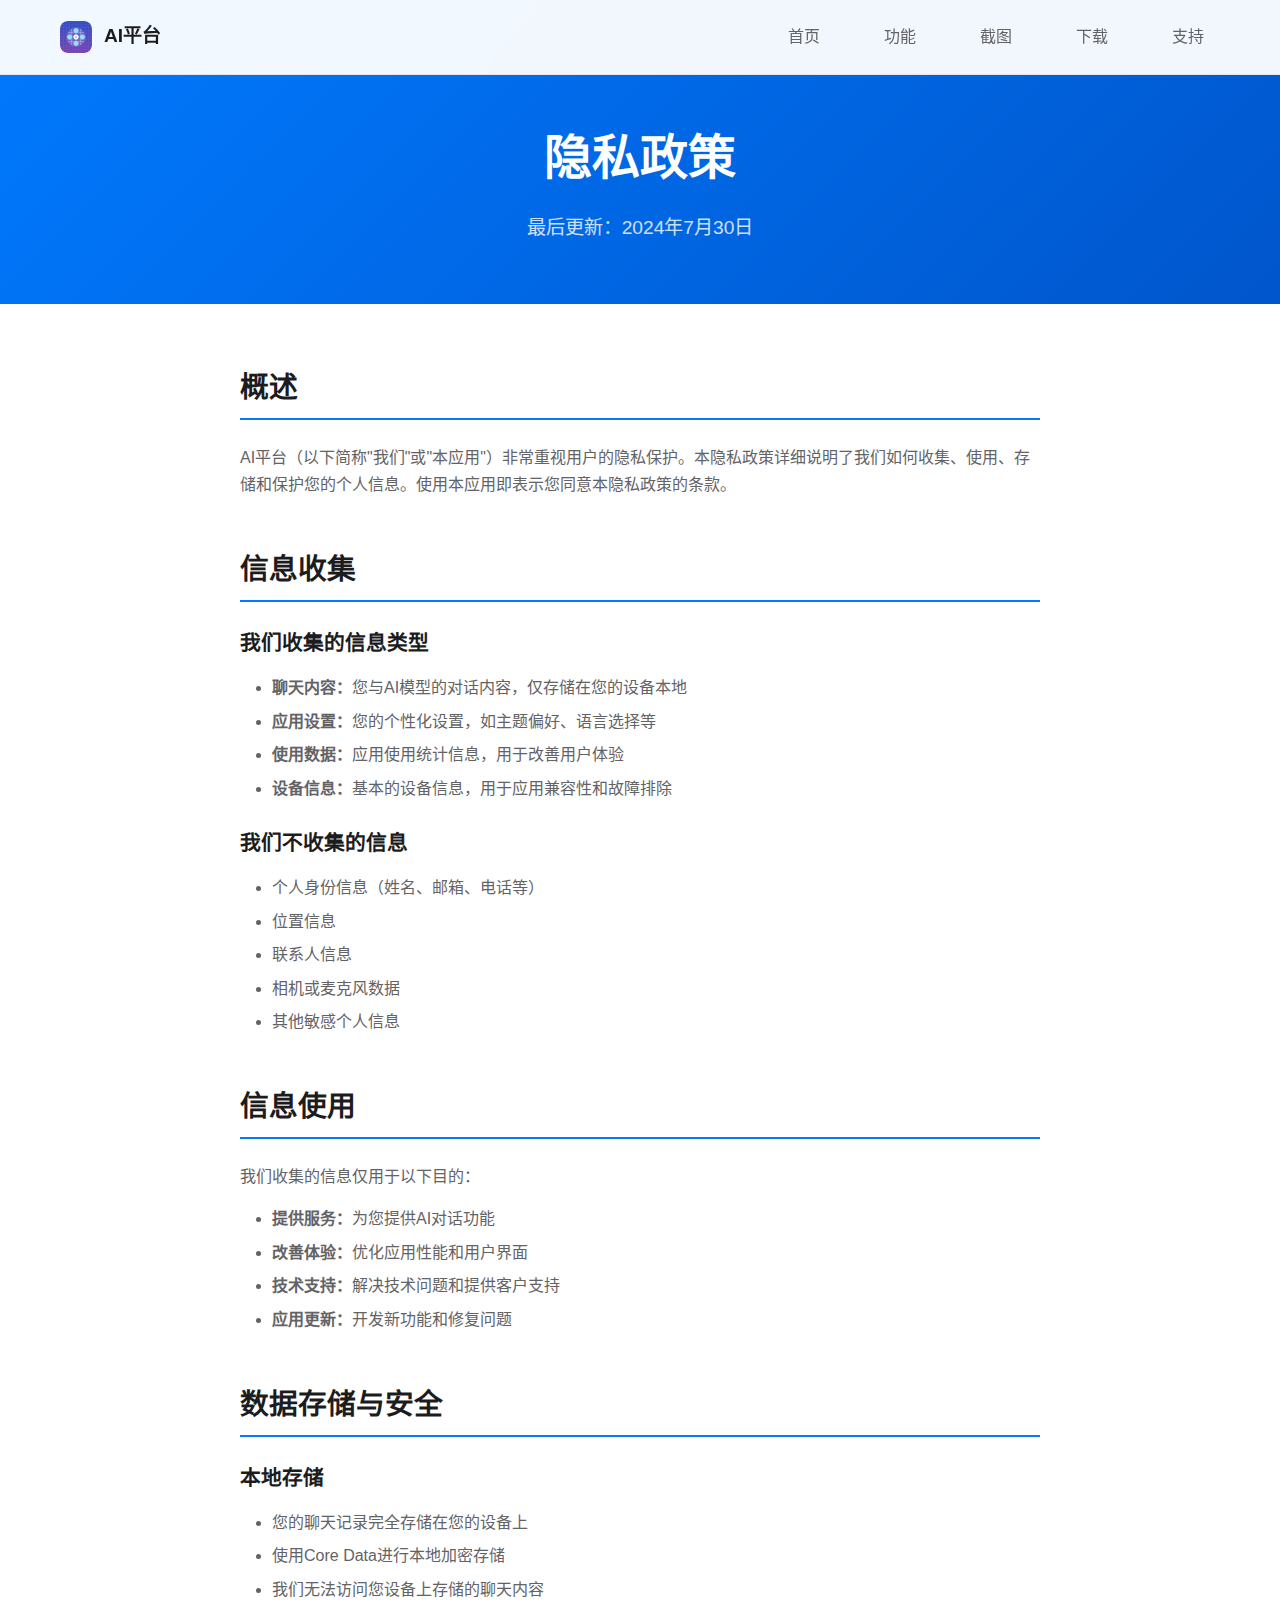
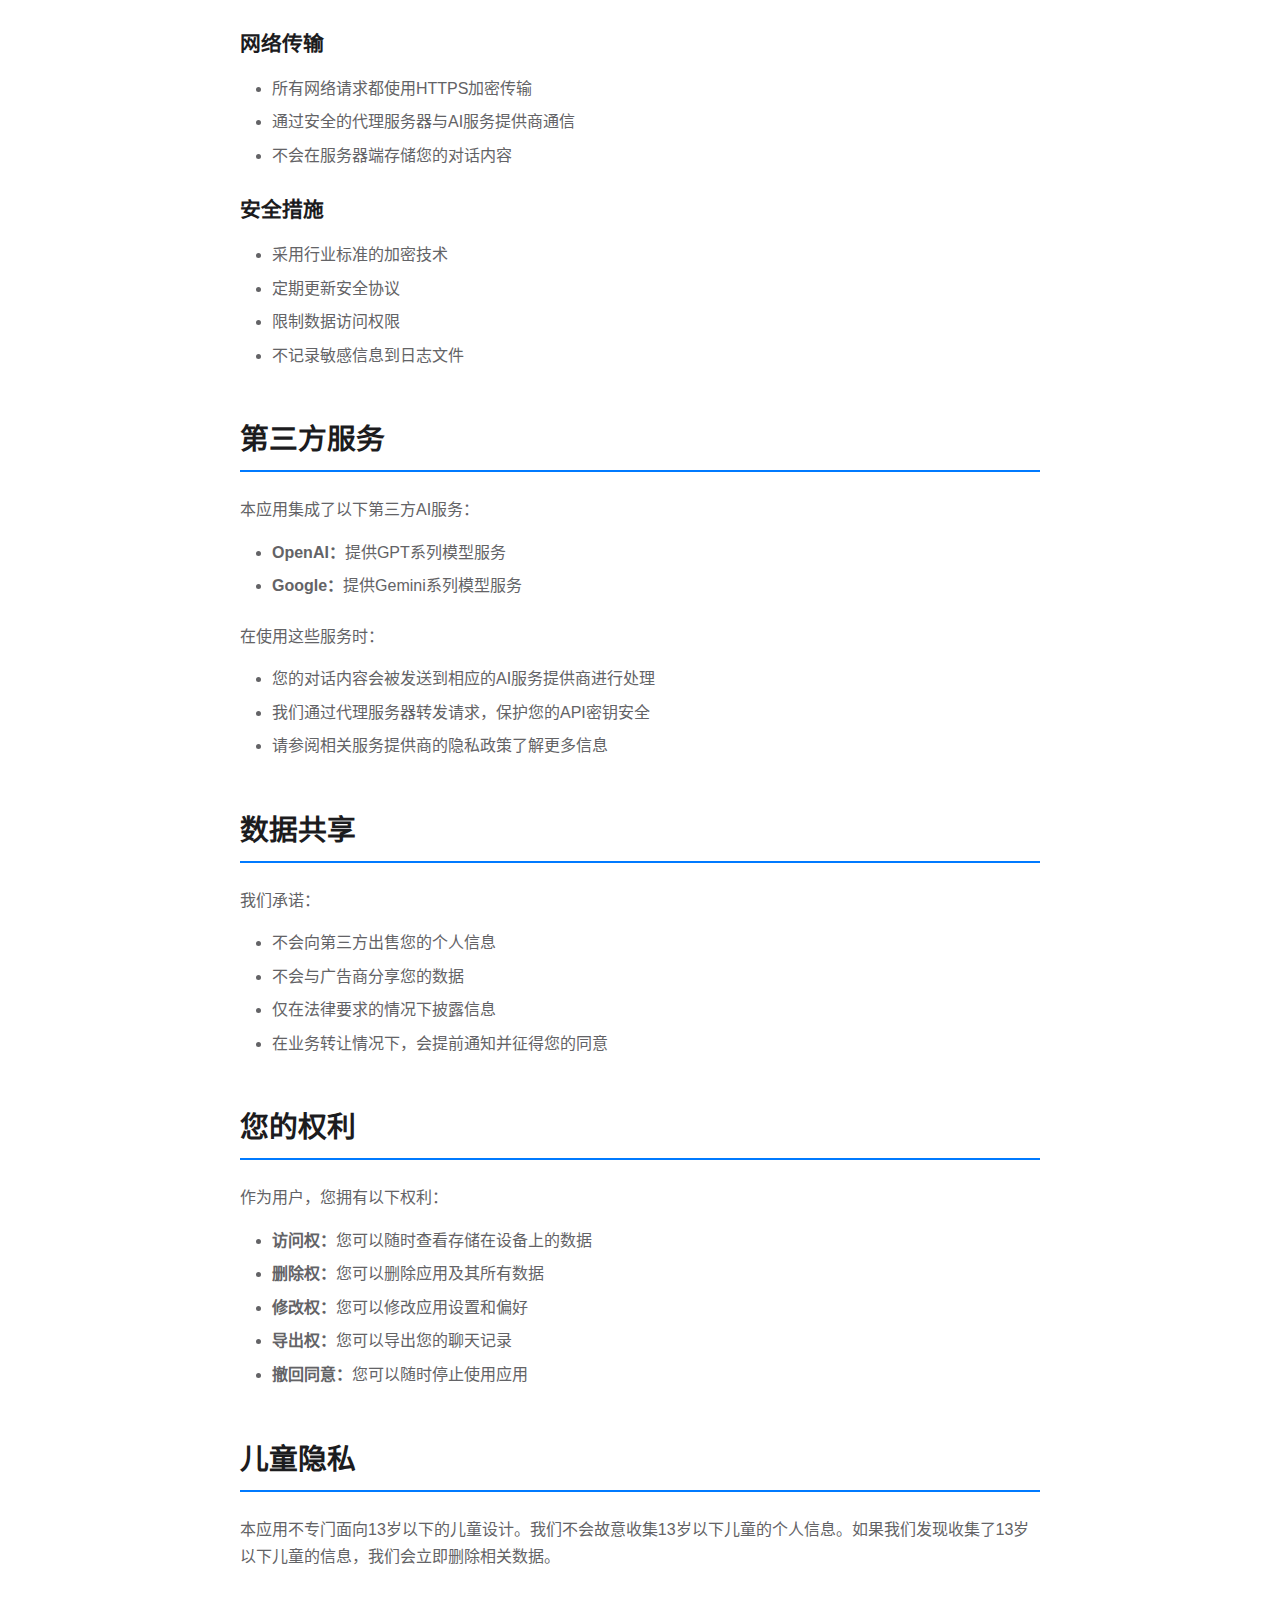
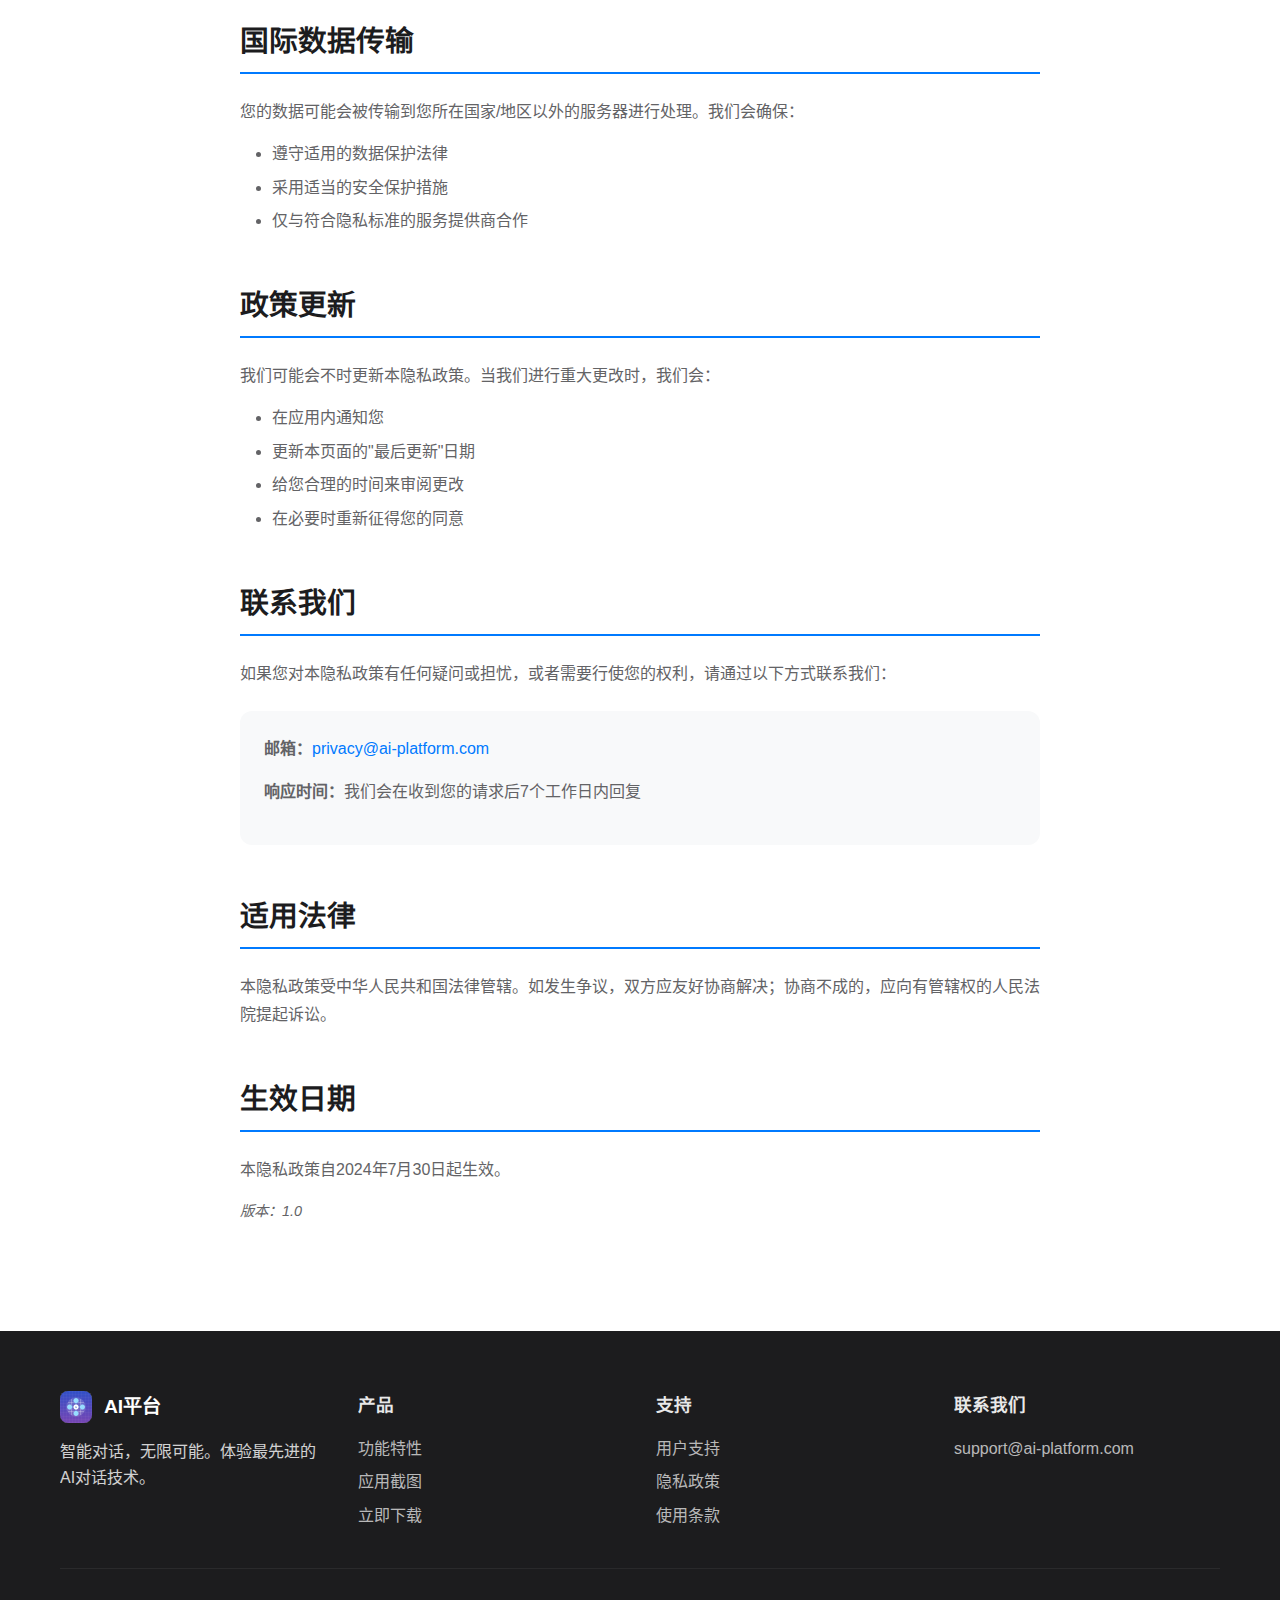
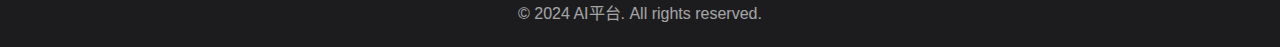
<file: privacy.html>
<!DOCTYPE html>
<html lang="zh-CN">
<head>
    <meta charset="UTF-8">
    <meta name="viewport" content="width=device-width, initial-scale=1.0">
    <title>隐私政策 - AI平台</title>
    <meta name="description" content="AI平台隐私政策，详细说明我们如何收集、使用和保护您的个人信息。">
    <link rel="stylesheet" href="css/styles.css">
    <link rel="icon" type="image/x-icon" href="assets/favicon.ico">
</head>
<body>
    <!-- 导航栏 -->
    <nav class="navbar">
        <div class="nav-container">
            <div class="nav-brand">
                <img src="assets/app-icon.png" alt="AI平台" class="nav-logo">
                <span class="nav-title">AI平台</span>
            </div>
            <div class="nav-menu" id="nav-menu">
                <a href="index.html" class="nav-link">首页</a>
                <a href="index.html#features" class="nav-link">功能</a>
                <a href="index.html#screenshots" class="nav-link">截图</a>
                <a href="index.html#download" class="nav-link">下载</a>
                <a href="support.html" class="nav-link">支持</a>
            </div>
            <div class="nav-toggle" id="nav-toggle">
                <span class="nav-toggle-bar"></span>
                <span class="nav-toggle-bar"></span>
                <span class="nav-toggle-bar"></span>
            </div>
        </div>
    </nav>

    <!-- 页面头部 -->
    <section class="page-header">
        <div class="container">
            <h1 class="page-title">隐私政策</h1>
            <p class="page-subtitle">最后更新：2024年7月30日</p>
        </div>
    </section>

    <!-- 隐私政策内容 -->
    <section class="privacy-content">
        <div class="container">
            <div class="content-wrapper">
                <div class="privacy-section">
                    <h2>概述</h2>
                    <p>AI平台（以下简称"我们"或"本应用"）非常重视用户的隐私保护。本隐私政策详细说明了我们如何收集、使用、存储和保护您的个人信息。使用本应用即表示您同意本隐私政策的条款。</p>
                </div>

                <div class="privacy-section">
                    <h2>信息收集</h2>
                    <h3>我们收集的信息类型</h3>
                    <ul>
                        <li><strong>聊天内容：</strong>您与AI模型的对话内容，仅存储在您的设备本地</li>
                        <li><strong>应用设置：</strong>您的个性化设置，如主题偏好、语言选择等</li>
                        <li><strong>使用数据：</strong>应用使用统计信息，用于改善用户体验</li>
                        <li><strong>设备信息：</strong>基本的设备信息，用于应用兼容性和故障排除</li>
                    </ul>
                    
                    <h3>我们不收集的信息</h3>
                    <ul>
                        <li>个人身份信息（姓名、邮箱、电话等）</li>
                        <li>位置信息</li>
                        <li>联系人信息</li>
                        <li>相机或麦克风数据</li>
                        <li>其他敏感个人信息</li>
                    </ul>
                </div>

                <div class="privacy-section">
                    <h2>信息使用</h2>
                    <p>我们收集的信息仅用于以下目的：</p>
                    <ul>
                        <li><strong>提供服务：</strong>为您提供AI对话功能</li>
                        <li><strong>改善体验：</strong>优化应用性能和用户界面</li>
                        <li><strong>技术支持：</strong>解决技术问题和提供客户支持</li>
                        <li><strong>应用更新：</strong>开发新功能和修复问题</li>
                    </ul>
                </div>

                <div class="privacy-section">
                    <h2>数据存储与安全</h2>
                    <h3>本地存储</h3>
                    <ul>
                        <li>您的聊天记录完全存储在您的设备上</li>
                        <li>使用Core Data进行本地加密存储</li>
                        <li>我们无法访问您设备上存储的聊天内容</li>
                    </ul>
                    
                    <h3>网络传输</h3>
                    <ul>
                        <li>所有网络请求都使用HTTPS加密传输</li>
                        <li>通过安全的代理服务器与AI服务提供商通信</li>
                        <li>不会在服务器端存储您的对话内容</li>
                    </ul>
                    
                    <h3>安全措施</h3>
                    <ul>
                        <li>采用行业标准的加密技术</li>
                        <li>定期更新安全协议</li>
                        <li>限制数据访问权限</li>
                        <li>不记录敏感信息到日志文件</li>
                    </ul>
                </div>

                <div class="privacy-section">
                    <h2>第三方服务</h2>
                    <p>本应用集成了以下第三方AI服务：</p>
                    <ul>
                        <li><strong>OpenAI：</strong>提供GPT系列模型服务</li>
                        <li><strong>Google：</strong>提供Gemini系列模型服务</li>
                    </ul>
                    <p>在使用这些服务时：</p>
                    <ul>
                        <li>您的对话内容会被发送到相应的AI服务提供商进行处理</li>
                        <li>我们通过代理服务器转发请求，保护您的API密钥安全</li>
                        <li>请参阅相关服务提供商的隐私政策了解更多信息</li>
                    </ul>
                </div>

                <div class="privacy-section">
                    <h2>数据共享</h2>
                    <p>我们承诺：</p>
                    <ul>
                        <li>不会向第三方出售您的个人信息</li>
                        <li>不会与广告商分享您的数据</li>
                        <li>仅在法律要求的情况下披露信息</li>
                        <li>在业务转让情况下，会提前通知并征得您的同意</li>
                    </ul>
                </div>

                <div class="privacy-section">
                    <h2>您的权利</h2>
                    <p>作为用户，您拥有以下权利：</p>
                    <ul>
                        <li><strong>访问权：</strong>您可以随时查看存储在设备上的数据</li>
                        <li><strong>删除权：</strong>您可以删除应用及其所有数据</li>
                        <li><strong>修改权：</strong>您可以修改应用设置和偏好</li>
                        <li><strong>导出权：</strong>您可以导出您的聊天记录</li>
                        <li><strong>撤回同意：</strong>您可以随时停止使用应用</li>
                    </ul>
                </div>

                <div class="privacy-section">
                    <h2>儿童隐私</h2>
                    <p>本应用不专门面向13岁以下的儿童设计。我们不会故意收集13岁以下儿童的个人信息。如果我们发现收集了13岁以下儿童的信息，我们会立即删除相关数据。</p>
                </div>

                <div class="privacy-section">
                    <h2>国际数据传输</h2>
                    <p>您的数据可能会被传输到您所在国家/地区以外的服务器进行处理。我们会确保：</p>
                    <ul>
                        <li>遵守适用的数据保护法律</li>
                        <li>采用适当的安全保护措施</li>
                        <li>仅与符合隐私标准的服务提供商合作</li>
                    </ul>
                </div>

                <div class="privacy-section">
                    <h2>政策更新</h2>
                    <p>我们可能会不时更新本隐私政策。当我们进行重大更改时，我们会：</p>
                    <ul>
                        <li>在应用内通知您</li>
                        <li>更新本页面的"最后更新"日期</li>
                        <li>给您合理的时间来审阅更改</li>
                        <li>在必要时重新征得您的同意</li>
                    </ul>
                </div>

                <div class="privacy-section">
                    <h2>联系我们</h2>
                    <p>如果您对本隐私政策有任何疑问或担忧，或者需要行使您的权利，请通过以下方式联系我们：</p>
                    <div class="contact-info">
                        <p><strong>邮箱：</strong><a href="mailto:privacy@ai-platform.com">privacy@ai-platform.com</a></p>
                        <p><strong>响应时间：</strong>我们会在收到您的请求后7个工作日内回复</p>
                    </div>
                </div>

                <div class="privacy-section">
                    <h2>适用法律</h2>
                    <p>本隐私政策受中华人民共和国法律管辖。如发生争议，双方应友好协商解决；协商不成的，应向有管辖权的人民法院提起诉讼。</p>
                </div>

                <div class="privacy-section last-section">
                    <h2>生效日期</h2>
                    <p>本隐私政策自2024年7月30日起生效。</p>
                    <p class="version-info">版本：1.0</p>
                </div>
            </div>
        </div>
    </section>

    <!-- 页脚 -->
    <footer class="footer">
        <div class="container">
            <div class="footer-content">
                <div class="footer-section">
                    <div class="footer-brand">
                        <img src="assets/app-icon.png" alt="AI平台" class="footer-logo">
                        <span class="footer-title">AI平台</span>
                    </div>
                    <p class="footer-description">
                        智能对话，无限可能。体验最先进的AI对话技术。
                    </p>
                </div>
                <div class="footer-section">
                    <h3 class="footer-section-title">产品</h3>
                    <ul class="footer-links">
                        <li><a href="index.html#features">功能特性</a></li>
                        <li><a href="index.html#screenshots">应用截图</a></li>
                        <li><a href="index.html#download">立即下载</a></li>
                    </ul>
                </div>
                <div class="footer-section">
                    <h3 class="footer-section-title">支持</h3>
                    <ul class="footer-links">
                        <li><a href="support.html">用户支持</a></li>
                        <li><a href="privacy.html">隐私政策</a></li>
                        <li><a href="terms.html">使用条款</a></li>
                    </ul>
                </div>
                <div class="footer-section">
                    <h3 class="footer-section-title">联系我们</h3>
                    <ul class="footer-links">
                        <li><a href="mailto:support@ai-platform.com">support@ai-platform.com</a></li>
                    </ul>
                </div>
            </div>
            <div class="footer-bottom">
                <p>&copy; 2024 AI平台. All rights reserved.</p>
            </div>
        </div>
    </footer>

    <script src="js/main.js"></script>
</body>
</html>
</file>
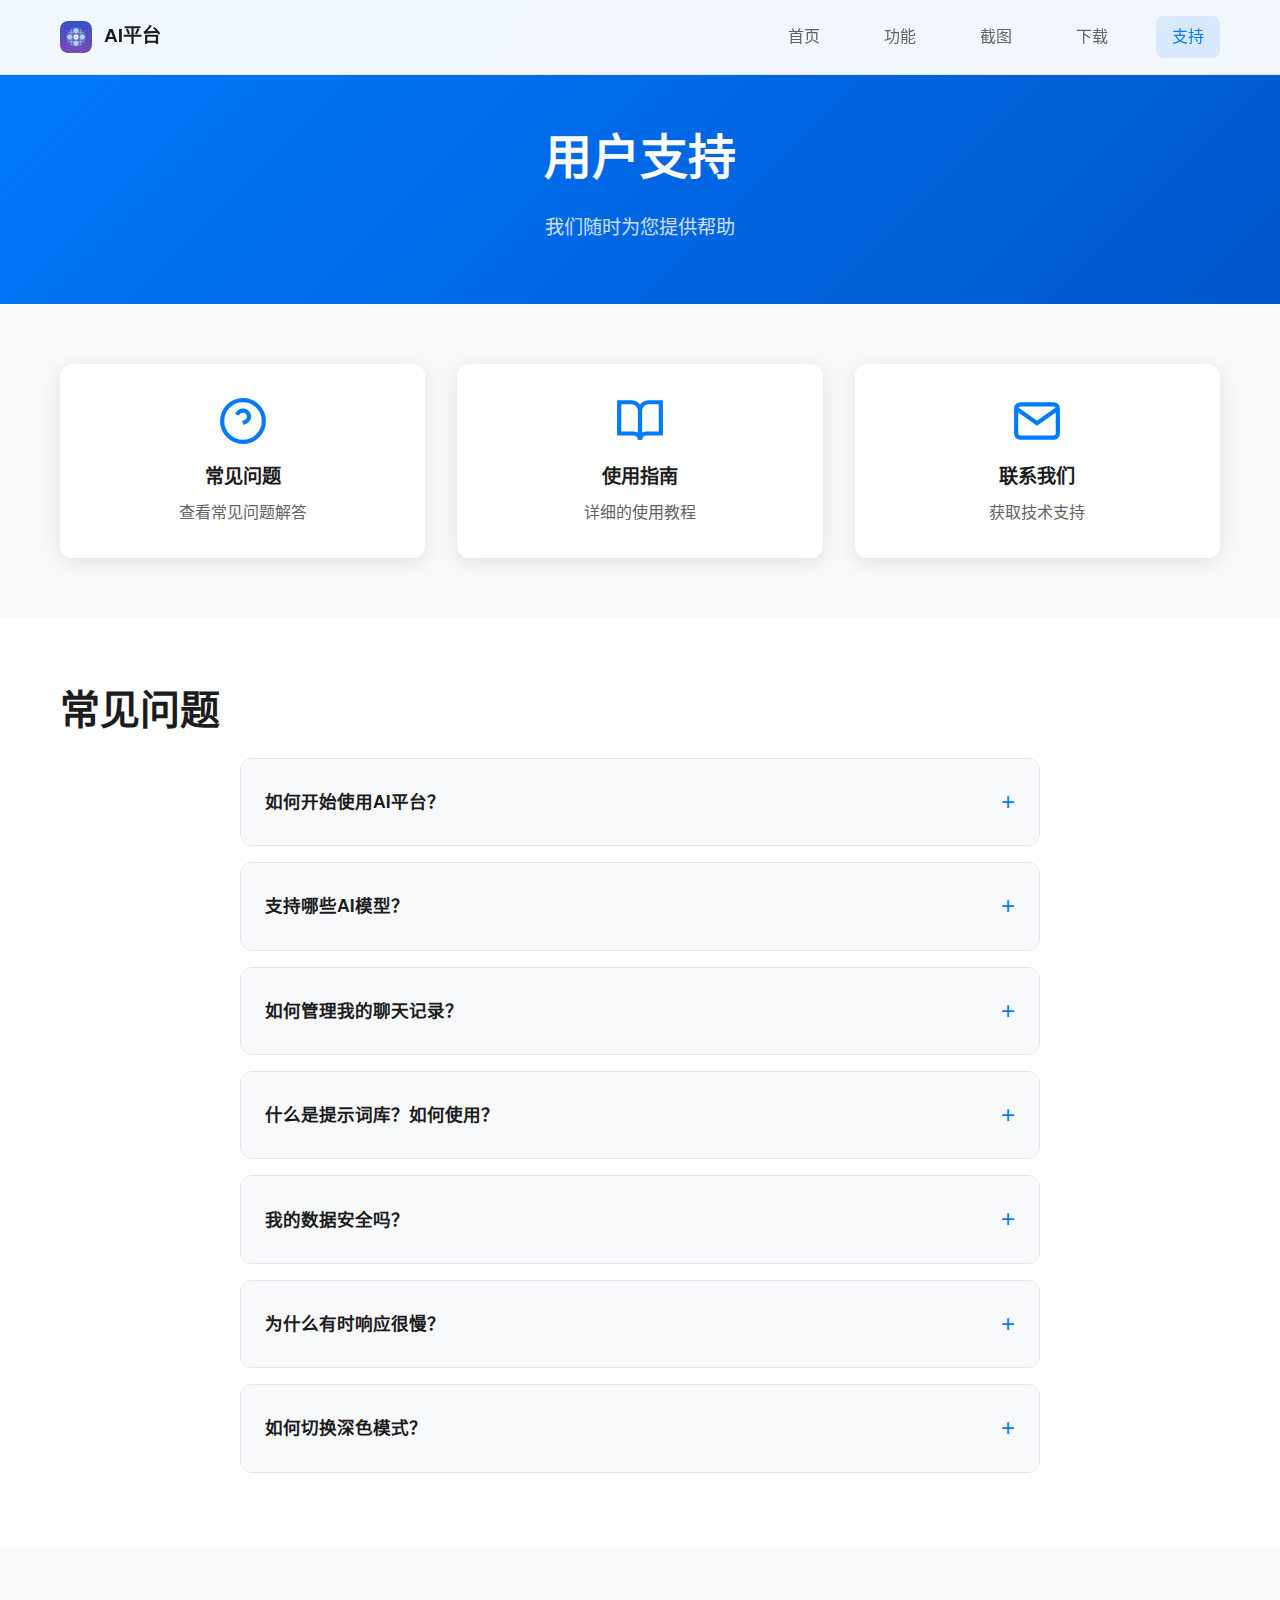
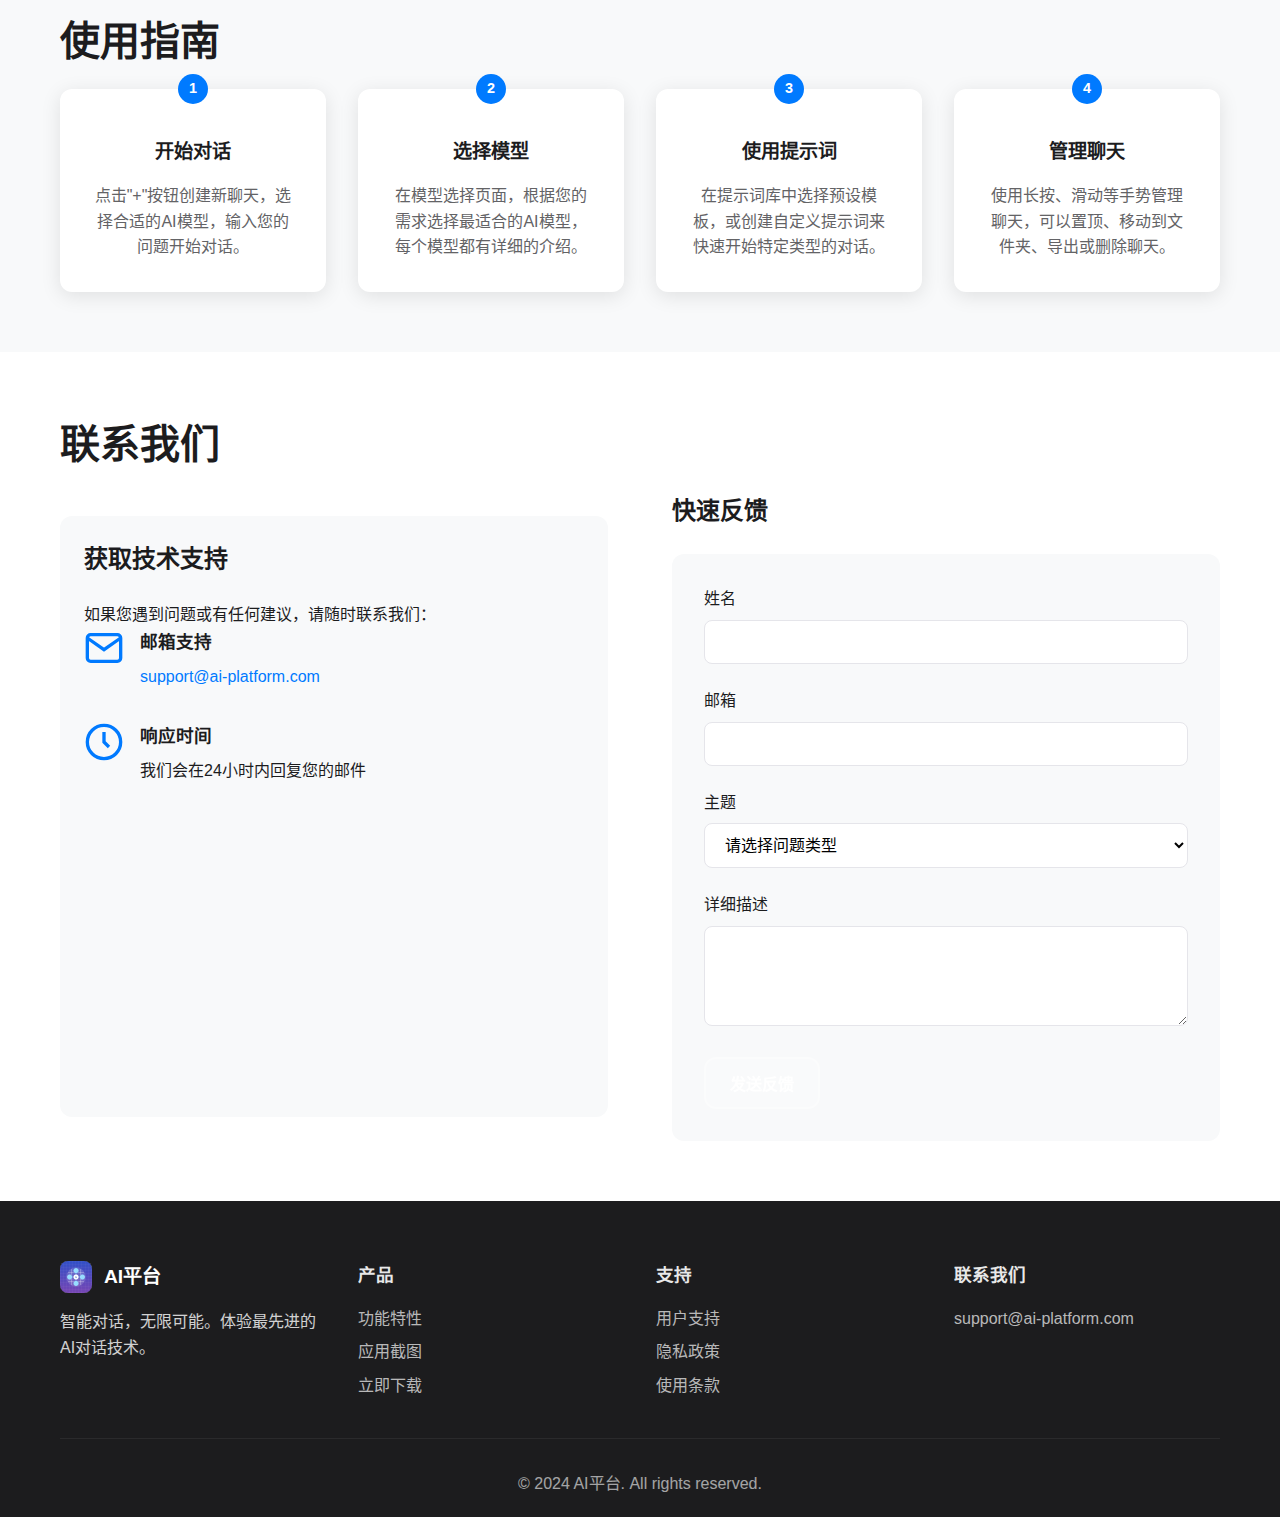
<file: support.html>
<!DOCTYPE html>
<html lang="zh-CN">
<head>
    <meta charset="UTF-8">
    <meta name="viewport" content="width=device-width, initial-scale=1.0">
    <title>用户支持 - AI平台</title>
    <meta name="description" content="AI平台用户支持页面，提供常见问题解答、使用指南和技术支持。">
    <link rel="stylesheet" href="css/styles.css">
    <link rel="icon" type="image/x-icon" href="assets/favicon.ico">
</head>
<body>
    <!-- 导航栏 -->
    <nav class="navbar">
        <div class="nav-container">
            <div class="nav-brand">
                <img src="assets/app-icon.png" alt="AI平台" class="nav-logo">
                <span class="nav-title">AI平台</span>
            </div>
            <div class="nav-menu" id="nav-menu">
                <a href="index.html" class="nav-link">首页</a>
                <a href="index.html#features" class="nav-link">功能</a>
                <a href="index.html#screenshots" class="nav-link">截图</a>
                <a href="index.html#download" class="nav-link">下载</a>
                <a href="support.html" class="nav-link active">支持</a>
            </div>
            <div class="nav-toggle" id="nav-toggle">
                <span class="nav-toggle-bar"></span>
                <span class="nav-toggle-bar"></span>
                <span class="nav-toggle-bar"></span>
            </div>
        </div>
    </nav>

    <!-- 页面头部 -->
    <section class="page-header">
        <div class="container">
            <h1 class="page-title">用户支持</h1>
            <p class="page-subtitle">我们随时为您提供帮助</p>
        </div>
    </section>

    <!-- 快速链接 -->
    <section class="quick-links">
        <div class="container">
            <div class="quick-links-grid">
                <a href="#faq" class="quick-link-card">
                    <div class="quick-link-icon">
                        <svg viewBox="0 0 24 24" fill="none" stroke="currentColor" stroke-width="2">
                            <circle cx="12" cy="12" r="10"/>
                            <path d="M9.09 9a3 3 0 0 1 5.83 1c0 2-3 3-3 3"/>
                            <point cx="12" cy="17" r="1"/>
                        </svg>
                    </div>
                    <h3>常见问题</h3>
                    <p>查看常见问题解答</p>
                </a>
                <a href="#guide" class="quick-link-card">
                    <div class="quick-link-icon">
                        <svg viewBox="0 0 24 24" fill="none" stroke="currentColor" stroke-width="2">
                            <path d="M2 3h6a4 4 0 0 1 4 4v14a3 3 0 0 0-3-3H2z"/>
                            <path d="M22 3h-6a4 4 0 0 0-4 4v14a3 3 0 0 1 3-3h7z"/>
                        </svg>
                    </div>
                    <h3>使用指南</h3>
                    <p>详细的使用教程</p>
                </a>
                <a href="#contact" class="quick-link-card">
                    <div class="quick-link-icon">
                        <svg viewBox="0 0 24 24" fill="none" stroke="currentColor" stroke-width="2">
                            <path d="M4 4h16c1.1 0 2 .9 2 2v12c0 1.1-.9 2-2 2H4c-1.1 0-2-.9-2-2V6c0-1.1.9-2 2-2z"/>
                            <polyline points="22,6 12,13 2,6"/>
                        </svg>
                    </div>
                    <h3>联系我们</h3>
                    <p>获取技术支持</p>
                </a>
            </div>
        </div>
    </section>

    <!-- 常见问题 -->
    <section id="faq" class="faq-section">
        <div class="container">
            <h2 class="section-title">常见问题</h2>
            <div class="faq-list">
                <div class="faq-item">
                    <div class="faq-question">
                        <h3>如何开始使用AI平台？</h3>
                        <span class="faq-toggle">+</span>
                    </div>
                    <div class="faq-answer">
                        <p>下载并安装AI平台后，您可以：</p>
                        <ol>
                            <li>选择您喜欢的语言（中文/英文）</li>
                            <li>完成简单的引导设置</li>
                            <li>选择AI模型开始对话</li>
                            <li>尝试使用提示词库快速开始</li>
                        </ol>
                    </div>
                </div>
                
                <div class="faq-item">
                    <div class="faq-question">
                        <h3>支持哪些AI模型？</h3>
                        <span class="faq-toggle">+</span>
                    </div>
                    <div class="faq-answer">
                        <p>AI平台目前支持以下模型：</p>
                        <ul>
                            <li><strong>OpenAI系列：</strong>GPT-4 Turbo、GPT-4、GPT-3.5 Turbo</li>
                            <li><strong>Google Gemini系列：</strong>Gemini 2.5 Flash、Gemini 2.0 Flash、Gemini 1.5 Flash</li>
                        </ul>
                        <p>每个模型都有不同的特点和优势，您可以根据需要选择最适合的模型。</p>
                    </div>
                </div>

                <div class="faq-item">
                    <div class="faq-question">
                        <h3>如何管理我的聊天记录？</h3>
                        <span class="faq-toggle">+</span>
                    </div>
                    <div class="faq-answer">
                        <p>AI平台提供完善的聊天管理功能：</p>
                        <ul>
                            <li><strong>分组管理：</strong>可以创建文件夹对聊天进行分类</li>
                            <li><strong>搜索功能：</strong>快速查找特定的聊天或消息</li>
                            <li><strong>置顶功能：</strong>将重要聊天置顶显示</li>
                            <li><strong>导出功能：</strong>可以导出聊天记录</li>
                            <li><strong>批量操作：</strong>支持批量删除或导出</li>
                        </ul>
                    </div>
                </div>

                <div class="faq-item">
                    <div class="faq-question">
                        <h3>什么是提示词库？如何使用？</h3>
                        <span class="faq-toggle">+</span>
                    </div>
                    <div class="faq-answer">
                        <p>提示词库是预设的对话模板，帮助您快速开始各种类型的对话：</p>
                        <ul>
                            <li><strong>内置模板：</strong>包含编程、写作、学习、创意等多个分类</li>
                            <li><strong>自定义提示词：</strong>您可以创建和管理自己的提示词</li>
                            <li><strong>标签管理：</strong>使用标签对提示词进行分类</li>
                            <li><strong>收藏功能：</strong>可以收藏常用的提示词</li>
                        </ul>
                    </div>
                </div>

                <div class="faq-item">
                    <div class="faq-question">
                        <h3>我的数据安全吗？</h3>
                        <span class="faq-toggle">+</span>
                    </div>
                    <div class="faq-answer">
                        <p>我们非常重视您的数据安全：</p>
                        <ul>
                            <li><strong>本地存储：</strong>聊天记录存储在您的设备上</li>
                            <li><strong>加密保护：</strong>使用Core Data进行本地加密</li>
                            <li><strong>HTTPS通信：</strong>所有网络请求都使用加密传输</li>
                            <li><strong>隐私保护：</strong>不会记录敏感信息到日志</li>
                            <li><strong>API密钥管理：</strong>使用代理服务器保护API密钥</li>
                        </ul>
                    </div>
                </div>

                <div class="faq-item">
                    <div class="faq-question">
                        <h3>为什么有时响应很慢？</h3>
                        <span class="faq-toggle">+</span>
                    </div>
                    <div class="faq-answer">
                        <p>响应速度可能受以下因素影响：</p>
                        <ul>
                            <li><strong>网络状况：</strong>请检查您的网络连接</li>
                            <li><strong>模型选择：</strong>不同模型的响应速度不同</li>
                            <li><strong>服务器负载：</strong>AI服务提供商的服务器状态</li>
                            <li><strong>对话长度：</strong>较长的对话历史可能影响处理时间</li>
                        </ul>
                        <p>建议选择Gemini Flash系列模型以获得更快的响应速度。</p>
                    </div>
                </div>

                <div class="faq-item">
                    <div class="faq-question">
                        <h3>如何切换深色模式？</h3>
                        <span class="faq-toggle">+</span>
                    </div>
                    <div class="faq-answer">
                        <p>您可以在设置中调整主题：</p>
                        <ol>
                            <li>点击底部"个人"标签</li>
                            <li>进入"设置"</li>
                            <li>选择"外观设置"</li>
                            <li>选择"系统"、"浅色"或"深色"主题</li>
                        </ol>
                    </div>
                </div>
            </div>
        </div>
    </section>

    <!-- 使用指南 -->
    <section id="guide" class="guide-section">
        <div class="container">
            <h2 class="section-title">使用指南</h2>
            <div class="guide-grid">
                <div class="guide-card">
                    <div class="guide-number">1</div>
                    <h3>开始对话</h3>
                    <p>点击"+"按钮创建新聊天，选择合适的AI模型，输入您的问题开始对话。</p>
                </div>
                <div class="guide-card">
                    <div class="guide-number">2</div>
                    <h3>选择模型</h3>
                    <p>在模型选择页面，根据您的需求选择最适合的AI模型，每个模型都有详细的介绍。</p>
                </div>
                <div class="guide-card">
                    <div class="guide-number">3</div>
                    <h3>使用提示词</h3>
                    <p>在提示词库中选择预设模板，或创建自定义提示词来快速开始特定类型的对话。</p>
                </div>
                <div class="guide-card">
                    <div class="guide-number">4</div>
                    <h3>管理聊天</h3>
                    <p>使用长按、滑动等手势管理聊天，可以置顶、移动到文件夹、导出或删除聊天。</p>
                </div>
            </div>
        </div>
    </section>

    <!-- 联系我们 -->
    <section id="contact" class="contact-section">
        <div class="container">
            <h2 class="section-title">联系我们</h2>
            <div class="contact-content">
                <div class="contact-info">
                    <h3>获取技术支持</h3>
                    <p>如果您遇到问题或有任何建议，请随时联系我们：</p>
                    <div class="contact-item">
                        <div class="contact-icon">
                            <svg viewBox="0 0 24 24" fill="none" stroke="currentColor" stroke-width="2">
                                <path d="M4 4h16c1.1 0 2 .9 2 2v12c0 1.1-.9 2-2 2H4c-1.1 0-2-.9-2-2V6c0-1.1.9-2 2-2z"/>
                                <polyline points="22,6 12,13 2,6"/>
                            </svg>
                        </div>
                        <div>
                            <h4>邮箱支持</h4>
                            <p><a href="mailto:support@ai-platform.com">support@ai-platform.com</a></p>
                        </div>
                    </div>
                    <div class="contact-item">
                        <div class="contact-icon">
                            <svg viewBox="0 0 24 24" fill="none" stroke="currentColor" stroke-width="2">
                                <circle cx="12" cy="12" r="10"/>
                                <polyline points="12,6 12,12 15,15"/>
                            </svg>
                        </div>
                        <div>
                            <h4>响应时间</h4>
                            <p>我们会在24小时内回复您的邮件</p>
                        </div>
                    </div>
                </div>
                <div class="contact-form">
                    <h3>快速反馈</h3>
                    <form class="feedback-form">
                        <div class="form-group">
                            <label for="name">姓名</label>
                            <input type="text" id="name" name="name" required>
                        </div>
                        <div class="form-group">
                            <label for="email">邮箱</label>
                            <input type="email" id="email" name="email" required>
                        </div>
                        <div class="form-group">
                            <label for="subject">主题</label>
                            <select id="subject" name="subject" required>
                                <option value="">请选择问题类型</option>
                                <option value="bug">功能问题</option>
                                <option value="feature">功能建议</option>
                                <option value="account">账户问题</option>
                                <option value="other">其他问题</option>
                            </select>
                        </div>
                        <div class="form-group">
                            <label for="message">详细描述</label>
                            <textarea id="message" name="message" rows="4" required></textarea>
                        </div>
                        <button type="submit" class="btn btn-primary">发送反馈</button>
                    </form>
                </div>
            </div>
        </div>
    </section>

    <!-- 页脚 -->
    <footer class="footer">
        <div class="container">
            <div class="footer-content">
                <div class="footer-section">
                    <div class="footer-brand">
                        <img src="assets/app-icon.png" alt="AI平台" class="footer-logo">
                        <span class="footer-title">AI平台</span>
                    </div>
                    <p class="footer-description">
                        智能对话，无限可能。体验最先进的AI对话技术。
                    </p>
                </div>
                <div class="footer-section">
                    <h3 class="footer-section-title">产品</h3>
                    <ul class="footer-links">
                        <li><a href="index.html#features">功能特性</a></li>
                        <li><a href="index.html#screenshots">应用截图</a></li>
                        <li><a href="index.html#download">立即下载</a></li>
                    </ul>
                </div>
                <div class="footer-section">
                    <h3 class="footer-section-title">支持</h3>
                    <ul class="footer-links">
                        <li><a href="support.html">用户支持</a></li>
                        <li><a href="privacy.html">隐私政策</a></li>
                        <li><a href="terms.html">使用条款</a></li>
                    </ul>
                </div>
                <div class="footer-section">
                    <h3 class="footer-section-title">联系我们</h3>
                    <ul class="footer-links">
                        <li><a href="mailto:support@ai-platform.com">support@ai-platform.com</a></li>
                    </ul>
                </div>
            </div>
            <div class="footer-bottom">
                <p>&copy; 2024 AI平台. All rights reserved.</p>
            </div>
        </div>
    </footer>

    <script src="js/main.js"></script>
</body>
</html>
</file>
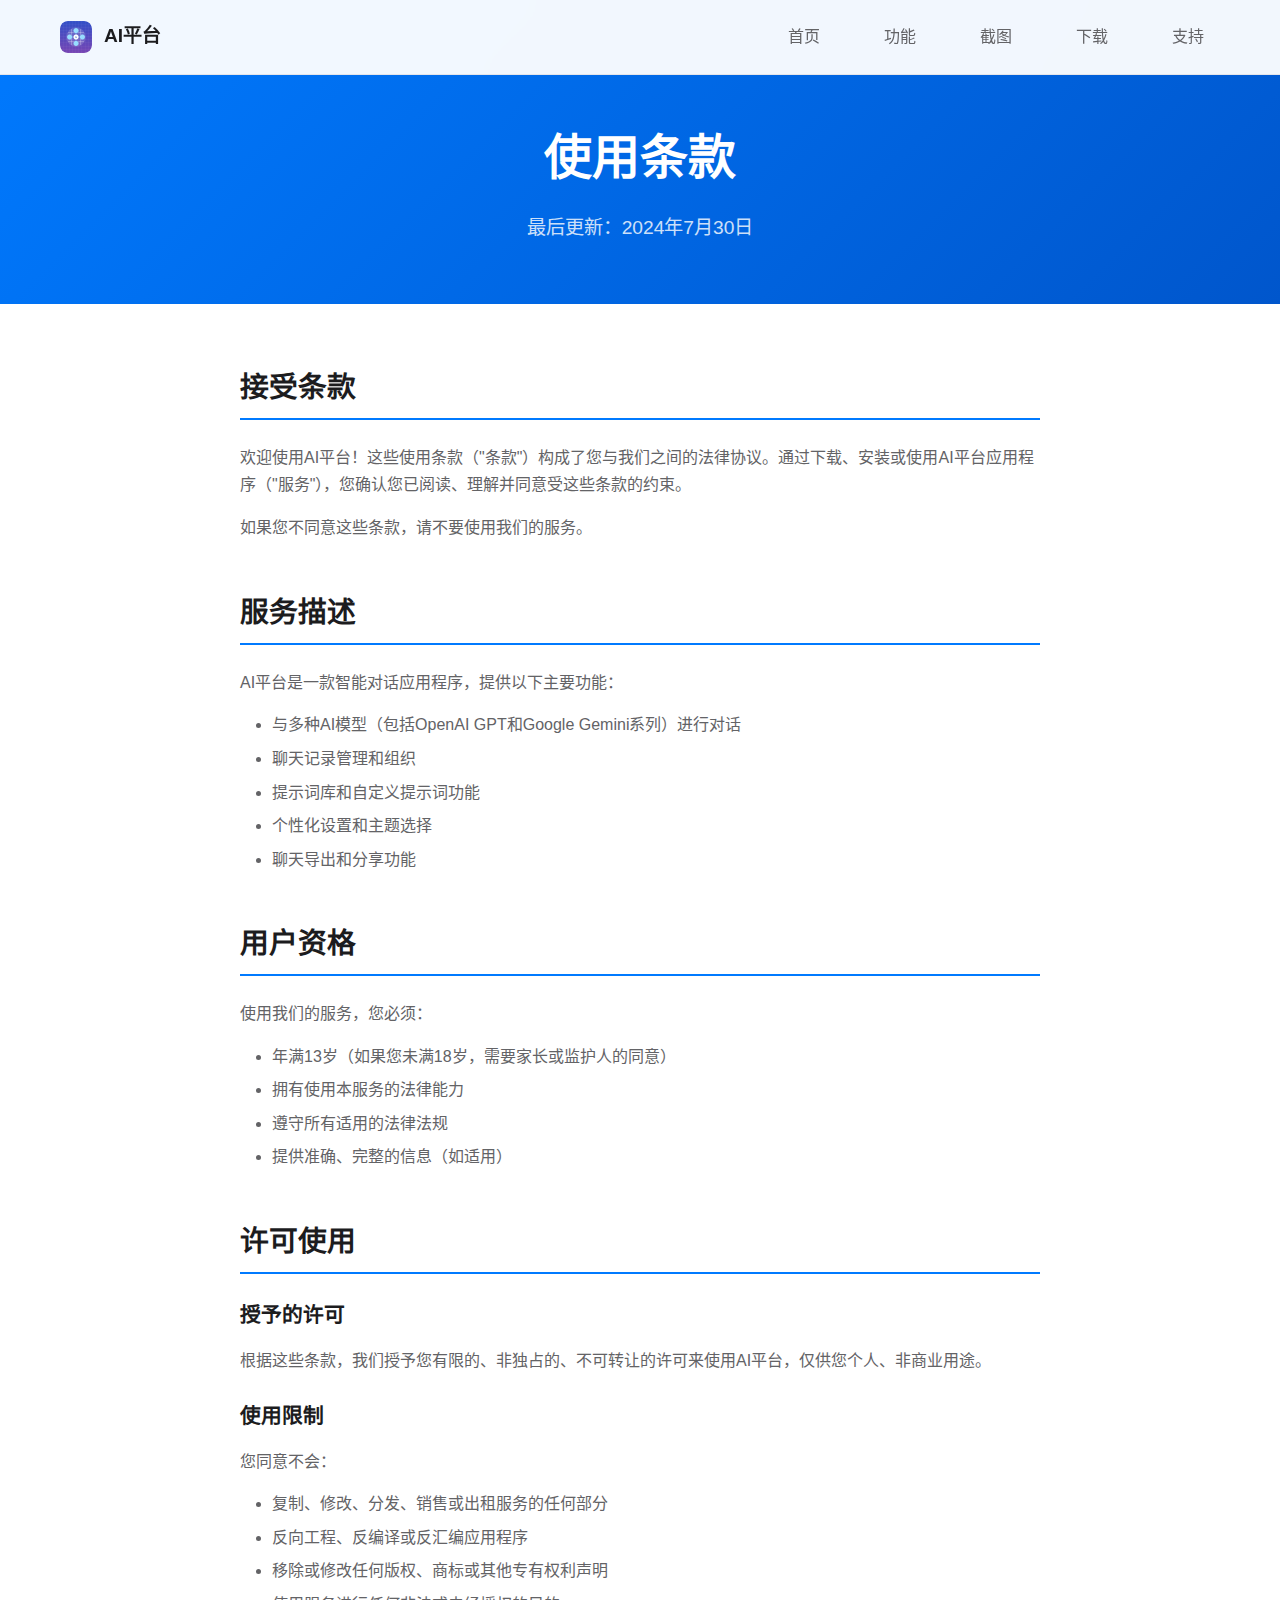
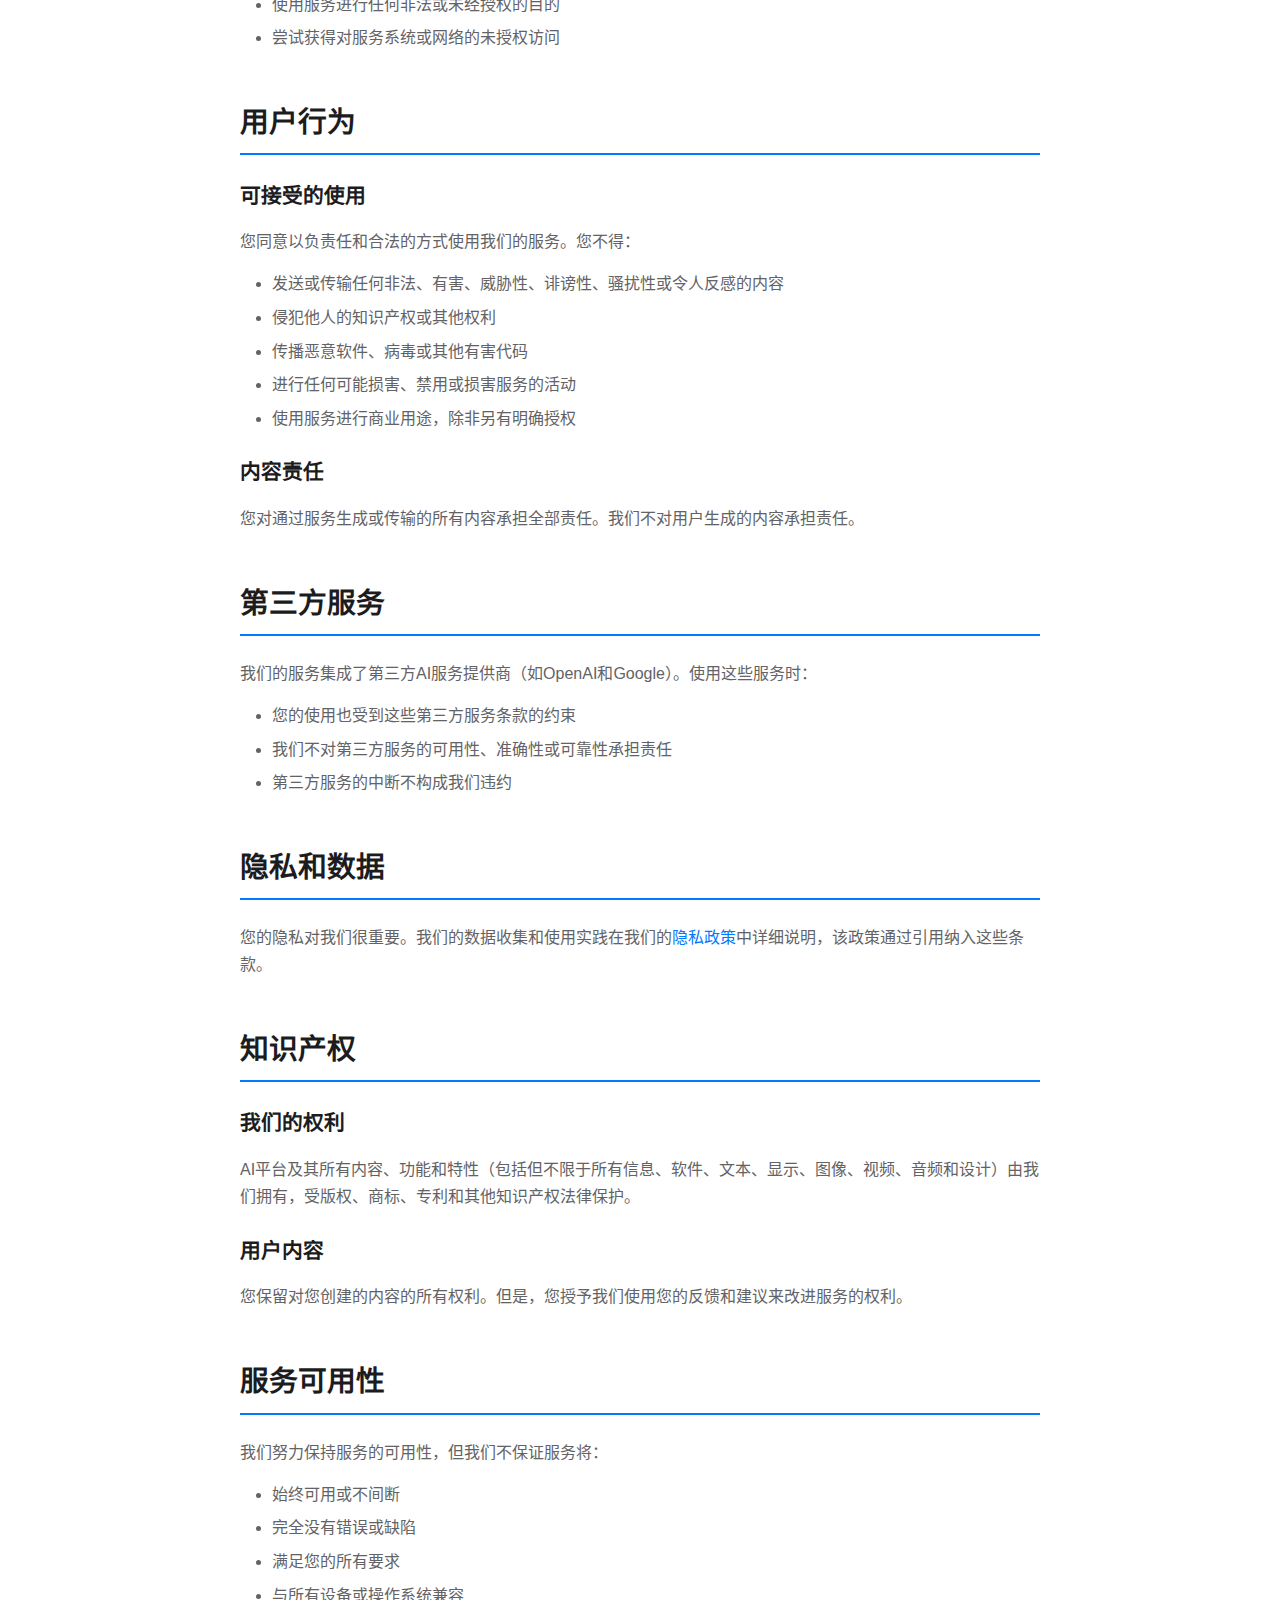
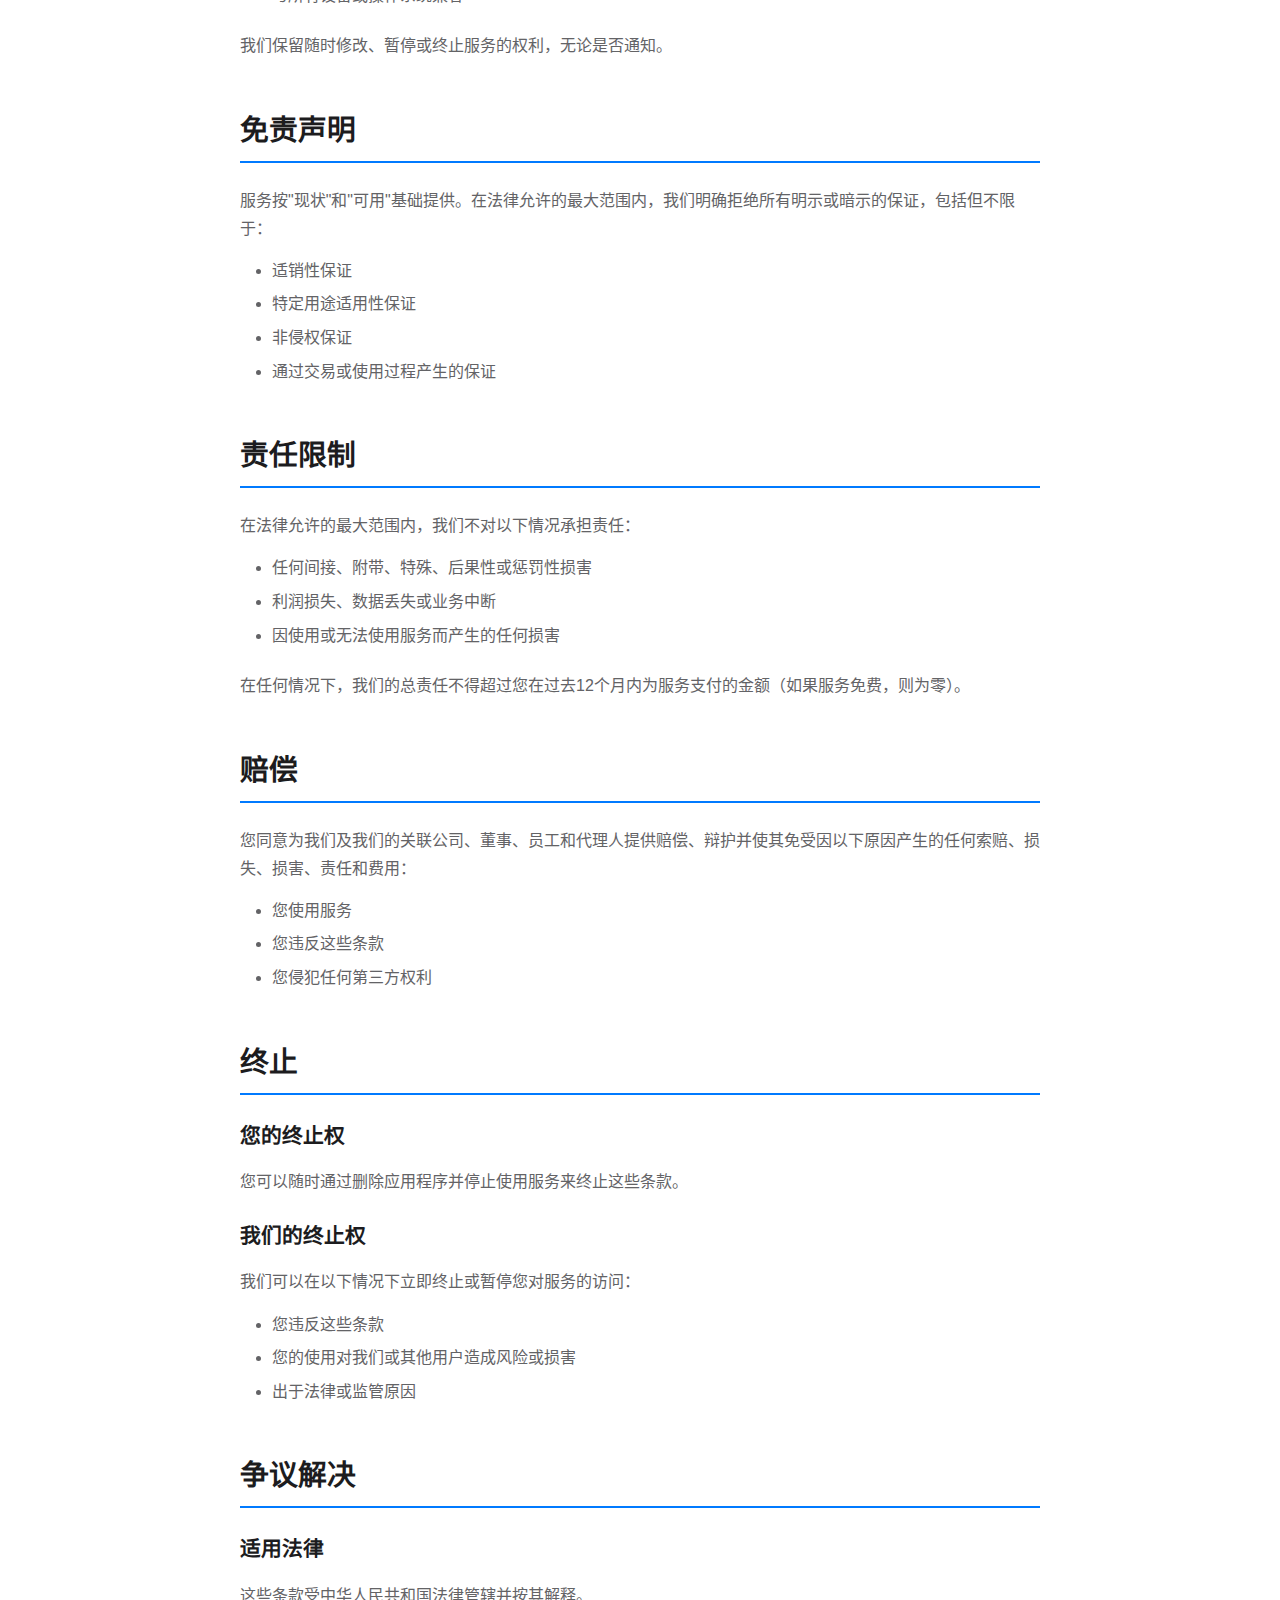
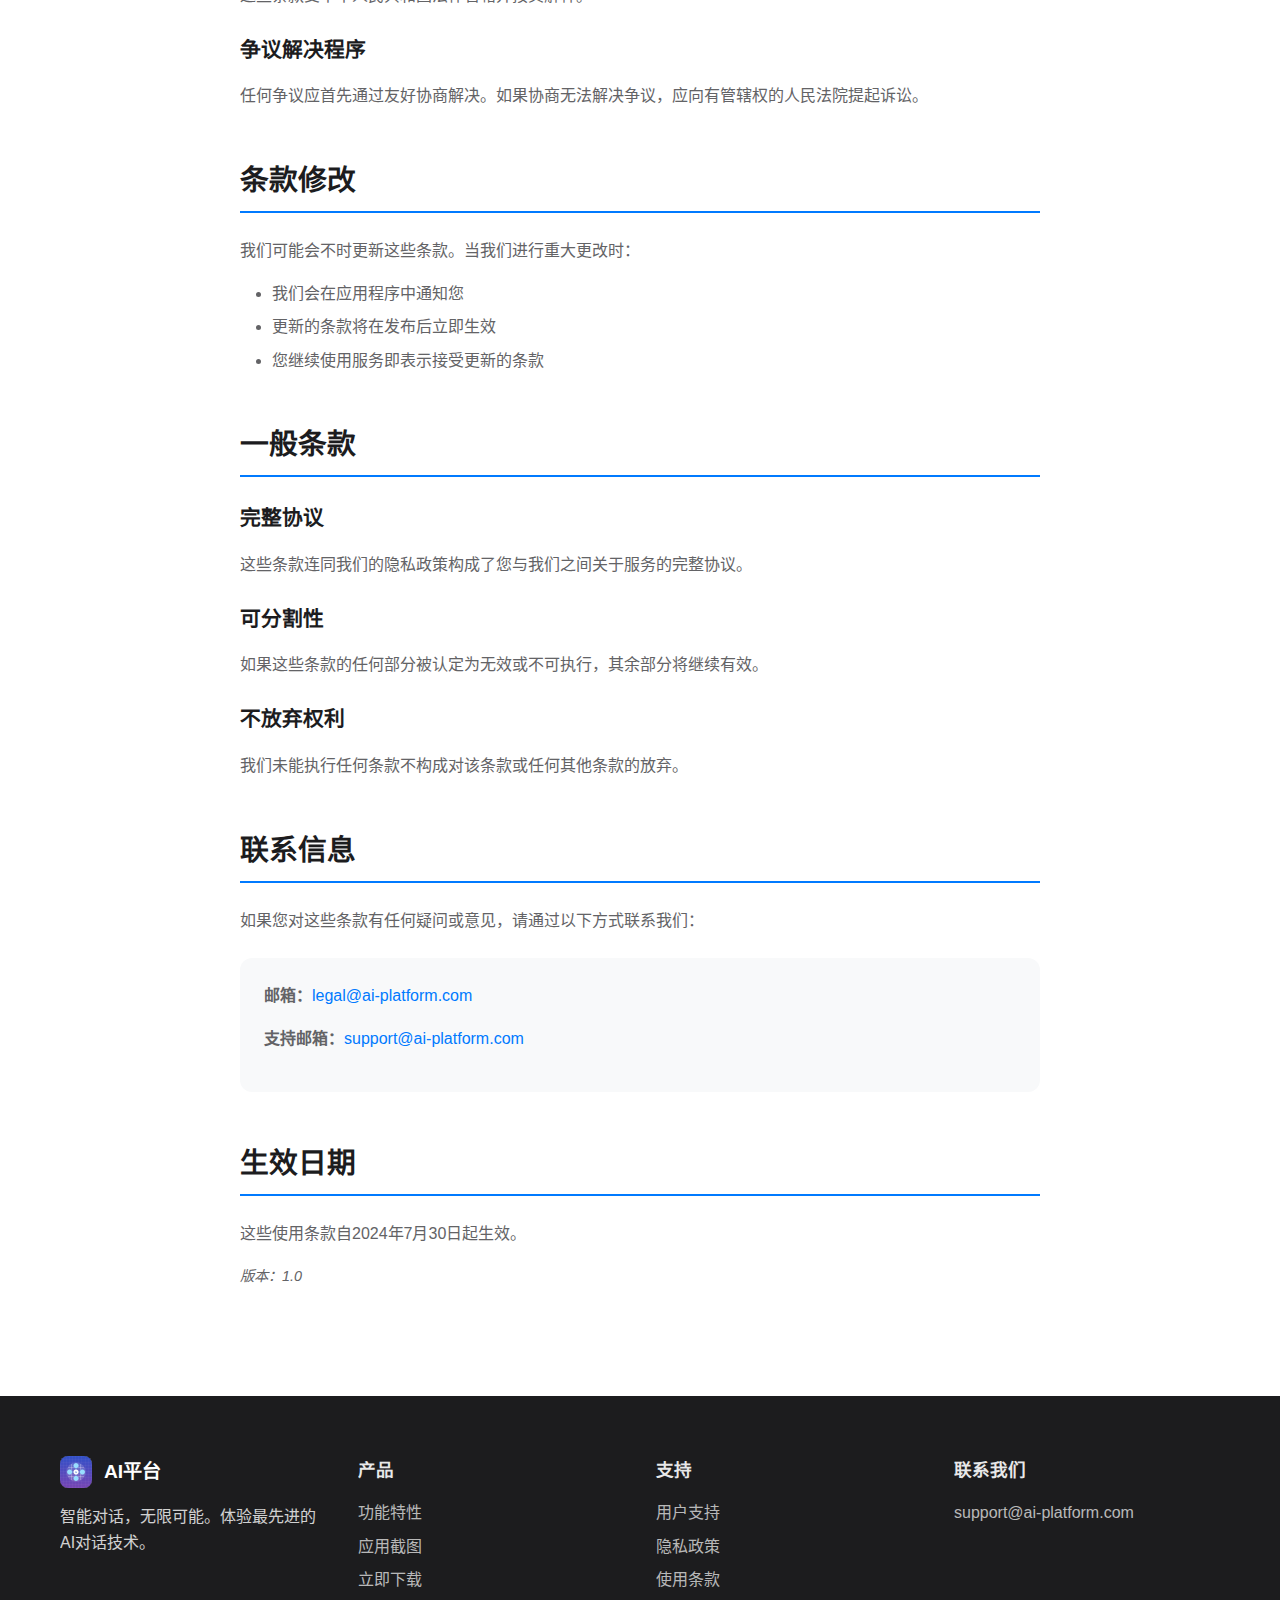
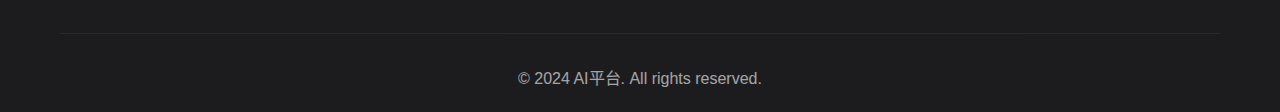
<file: terms.html>
<!DOCTYPE html>
<html lang="zh-CN">
<head>
    <meta charset="UTF-8">
    <meta name="viewport" content="width=device-width, initial-scale=1.0">
    <title>使用条款 - AI平台</title>
    <meta name="description" content="AI平台使用条款，详细说明用户使用本应用的权利和义务。">
    <link rel="stylesheet" href="css/styles.css">
    <link rel="icon" type="image/x-icon" href="assets/favicon.ico">
</head>
<body>
    <!-- 导航栏 -->
    <nav class="navbar">
        <div class="nav-container">
            <div class="nav-brand">
                <img src="assets/app-icon.png" alt="AI平台" class="nav-logo">
                <span class="nav-title">AI平台</span>
            </div>
            <div class="nav-menu" id="nav-menu">
                <a href="index.html" class="nav-link">首页</a>
                <a href="index.html#features" class="nav-link">功能</a>
                <a href="index.html#screenshots" class="nav-link">截图</a>
                <a href="index.html#download" class="nav-link">下载</a>
                <a href="support.html" class="nav-link">支持</a>
            </div>
            <div class="nav-toggle" id="nav-toggle">
                <span class="nav-toggle-bar"></span>
                <span class="nav-toggle-bar"></span>
                <span class="nav-toggle-bar"></span>
            </div>
        </div>
    </nav>

    <!-- 页面头部 -->
    <section class="page-header">
        <div class="container">
            <h1 class="page-title">使用条款</h1>
            <p class="page-subtitle">最后更新：2024年7月30日</p>
        </div>
    </section>

    <!-- 使用条款内容 -->
    <section class="terms-content">
        <div class="container">
            <div class="content-wrapper">
                <div class="terms-section">
                    <h2>接受条款</h2>
                    <p>欢迎使用AI平台！这些使用条款（"条款"）构成了您与我们之间的法律协议。通过下载、安装或使用AI平台应用程序（"服务"），您确认您已阅读、理解并同意受这些条款的约束。</p>
                    <p>如果您不同意这些条款，请不要使用我们的服务。</p>
                </div>

                <div class="terms-section">
                    <h2>服务描述</h2>
                    <p>AI平台是一款智能对话应用程序，提供以下主要功能：</p>
                    <ul>
                        <li>与多种AI模型（包括OpenAI GPT和Google Gemini系列）进行对话</li>
                        <li>聊天记录管理和组织</li>
                        <li>提示词库和自定义提示词功能</li>
                        <li>个性化设置和主题选择</li>
                        <li>聊天导出和分享功能</li>
                    </ul>
                </div>

                <div class="terms-section">
                    <h2>用户资格</h2>
                    <p>使用我们的服务，您必须：</p>
                    <ul>
                        <li>年满13岁（如果您未满18岁，需要家长或监护人的同意）</li>
                        <li>拥有使用本服务的法律能力</li>
                        <li>遵守所有适用的法律法规</li>
                        <li>提供准确、完整的信息（如适用）</li>
                    </ul>
                </div>

                <div class="terms-section">
                    <h2>许可使用</h2>
                    <h3>授予的许可</h3>
                    <p>根据这些条款，我们授予您有限的、非独占的、不可转让的许可来使用AI平台，仅供您个人、非商业用途。</p>
                    
                    <h3>使用限制</h3>
                    <p>您同意不会：</p>
                    <ul>
                        <li>复制、修改、分发、销售或出租服务的任何部分</li>
                        <li>反向工程、反编译或反汇编应用程序</li>
                        <li>移除或修改任何版权、商标或其他专有权利声明</li>
                        <li>使用服务进行任何非法或未经授权的目的</li>
                        <li>尝试获得对服务系统或网络的未授权访问</li>
                    </ul>
                </div>

                <div class="terms-section">
                    <h2>用户行为</h2>
                    <h3>可接受的使用</h3>
                    <p>您同意以负责任和合法的方式使用我们的服务。您不得：</p>
                    <ul>
                        <li>发送或传输任何非法、有害、威胁性、诽谤性、骚扰性或令人反感的内容</li>
                        <li>侵犯他人的知识产权或其他权利</li>
                        <li>传播恶意软件、病毒或其他有害代码</li>
                        <li>进行任何可能损害、禁用或损害服务的活动</li>
                        <li>使用服务进行商业用途，除非另有明确授权</li>
                    </ul>

                    <h3>内容责任</h3>
                    <p>您对通过服务生成或传输的所有内容承担全部责任。我们不对用户生成的内容承担责任。</p>
                </div>

                <div class="terms-section">
                    <h2>第三方服务</h2>
                    <p>我们的服务集成了第三方AI服务提供商（如OpenAI和Google）。使用这些服务时：</p>
                    <ul>
                        <li>您的使用也受到这些第三方服务条款的约束</li>
                        <li>我们不对第三方服务的可用性、准确性或可靠性承担责任</li>
                        <li>第三方服务的中断不构成我们违约</li>
                    </ul>
                </div>

                <div class="terms-section">
                    <h2>隐私和数据</h2>
                    <p>您的隐私对我们很重要。我们的数据收集和使用实践在我们的<a href="privacy.html">隐私政策</a>中详细说明，该政策通过引用纳入这些条款。</p>
                </div>

                <div class="terms-section">
                    <h2>知识产权</h2>
                    <h3>我们的权利</h3>
                    <p>AI平台及其所有内容、功能和特性（包括但不限于所有信息、软件、文本、显示、图像、视频、音频和设计）由我们拥有，受版权、商标、专利和其他知识产权法律保护。</p>
                    
                    <h3>用户内容</h3>
                    <p>您保留对您创建的内容的所有权利。但是，您授予我们使用您的反馈和建议来改进服务的权利。</p>
                </div>

                <div class="terms-section">
                    <h2>服务可用性</h2>
                    <p>我们努力保持服务的可用性，但我们不保证服务将：</p>
                    <ul>
                        <li>始终可用或不间断</li>
                        <li>完全没有错误或缺陷</li>
                        <li>满足您的所有要求</li>
                        <li>与所有设备或操作系统兼容</li>
                    </ul>
                    <p>我们保留随时修改、暂停或终止服务的权利，无论是否通知。</p>
                </div>

                <div class="terms-section">
                    <h2>免责声明</h2>
                    <p>服务按"现状"和"可用"基础提供。在法律允许的最大范围内，我们明确拒绝所有明示或暗示的保证，包括但不限于：</p>
                    <ul>
                        <li>适销性保证</li>
                        <li>特定用途适用性保证</li>
                        <li>非侵权保证</li>
                        <li>通过交易或使用过程产生的保证</li>
                    </ul>
                </div>

                <div class="terms-section">
                    <h2>责任限制</h2>
                    <p>在法律允许的最大范围内，我们不对以下情况承担责任：</p>
                    <ul>
                        <li>任何间接、附带、特殊、后果性或惩罚性损害</li>
                        <li>利润损失、数据丢失或业务中断</li>
                        <li>因使用或无法使用服务而产生的任何损害</li>
                    </ul>
                    <p>在任何情况下，我们的总责任不得超过您在过去12个月内为服务支付的金额（如果服务免费，则为零）。</p>
                </div>

                <div class="terms-section">
                    <h2>赔偿</h2>
                    <p>您同意为我们及我们的关联公司、董事、员工和代理人提供赔偿、辩护并使其免受因以下原因产生的任何索赔、损失、损害、责任和费用：</p>
                    <ul>
                        <li>您使用服务</li>
                        <li>您违反这些条款</li>
                        <li>您侵犯任何第三方权利</li>
                    </ul>
                </div>

                <div class="terms-section">
                    <h2>终止</h2>
                    <h3>您的终止权</h3>
                    <p>您可以随时通过删除应用程序并停止使用服务来终止这些条款。</p>
                    
                    <h3>我们的终止权</h3>
                    <p>我们可以在以下情况下立即终止或暂停您对服务的访问：</p>
                    <ul>
                        <li>您违反这些条款</li>
                        <li>您的使用对我们或其他用户造成风险或损害</li>
                        <li>出于法律或监管原因</li>
                    </ul>
                </div>

                <div class="terms-section">
                    <h2>争议解决</h2>
                    <h3>适用法律</h3>
                    <p>这些条款受中华人民共和国法律管辖并按其解释。</p>
                    
                    <h3>争议解决程序</h3>
                    <p>任何争议应首先通过友好协商解决。如果协商无法解决争议，应向有管辖权的人民法院提起诉讼。</p>
                </div>

                <div class="terms-section">
                    <h2>条款修改</h2>
                    <p>我们可能会不时更新这些条款。当我们进行重大更改时：</p>
                    <ul>
                        <li>我们会在应用程序中通知您</li>
                        <li>更新的条款将在发布后立即生效</li>
                        <li>您继续使用服务即表示接受更新的条款</li>
                    </ul>
                </div>

                <div class="terms-section">
                    <h2>一般条款</h2>
                    <h3>完整协议</h3>
                    <p>这些条款连同我们的隐私政策构成了您与我们之间关于服务的完整协议。</p>
                    
                    <h3>可分割性</h3>
                    <p>如果这些条款的任何部分被认定为无效或不可执行，其余部分将继续有效。</p>
                    
                    <h3>不放弃权利</h3>
                    <p>我们未能执行任何条款不构成对该条款或任何其他条款的放弃。</p>
                </div>

                <div class="terms-section">
                    <h2>联系信息</h2>
                    <p>如果您对这些条款有任何疑问或意见，请通过以下方式联系我们：</p>
                    <div class="contact-info">
                        <p><strong>邮箱：</strong><a href="mailto:legal@ai-platform.com">legal@ai-platform.com</a></p>
                        <p><strong>支持邮箱：</strong><a href="mailto:support@ai-platform.com">support@ai-platform.com</a></p>
                    </div>
                </div>

                <div class="terms-section last-section">
                    <h2>生效日期</h2>
                    <p>这些使用条款自2024年7月30日起生效。</p>
                    <p class="version-info">版本：1.0</p>
                </div>
            </div>
        </div>
    </section>

    <!-- 页脚 -->
    <footer class="footer">
        <div class="container">
            <div class="footer-content">
                <div class="footer-section">
                    <div class="footer-brand">
                        <img src="assets/app-icon.png" alt="AI平台" class="footer-logo">
                        <span class="footer-title">AI平台</span>
                    </div>
                    <p class="footer-description">
                        智能对话，无限可能。体验最先进的AI对话技术。
                    </p>
                </div>
                <div class="footer-section">
                    <h3 class="footer-section-title">产品</h3>
                    <ul class="footer-links">
                        <li><a href="index.html#features">功能特性</a></li>
                        <li><a href="index.html#screenshots">应用截图</a></li>
                        <li><a href="index.html#download">立即下载</a></li>
                    </ul>
                </div>
                <div class="footer-section">
                    <h3 class="footer-section-title">支持</h3>
                    <ul class="footer-links">
                        <li><a href="support.html">用户支持</a></li>
                        <li><a href="privacy.html">隐私政策</a></li>
                        <li><a href="terms.html">使用条款</a></li>
                    </ul>
                </div>
                <div class="footer-section">
                    <h3 class="footer-section-title">联系我们</h3>
                    <ul class="footer-links">
                        <li><a href="mailto:support@ai-platform.com">support@ai-platform.com</a></li>
                    </ul>
                </div>
            </div>
            <div class="footer-bottom">
                <p>&copy; 2024 AI平台. All rights reserved.</p>
            </div>
        </div>
    </footer>

    <script src="js/main.js"></script>
</body>
</html>
</file>
<file: css/styles.css>
/* AI平台网站样式 */

/* 基础重置和变量 */
:root {
    --primary-color: #007AFF;
    --primary-dark: #0056CC;
    --secondary-color: #34C759;
    --accent-color: #FF6B35;
    --background-color: #FFFFFF;
    --background-secondary: #F8F9FA;
    --background-tertiary: #F2F3F5;
    --text-primary: #1C1C1E;
    --text-secondary: #636366;
    --text-tertiary: #8E8E93;
    --border-color: #E5E5EA;
    --shadow-color: rgba(0, 0, 0, 0.1);
    --border-radius: 12px;
    --border-radius-small: 8px;
    --border-radius-large: 20px;
    --transition: all 0.3s ease;
}

* {
    margin: 0;
    padding: 0;
    box-sizing: border-box;
}

body {
    font-family: -apple-system, BlinkMacSystemFont, 'Segoe UI', Roboto, 'Helvetica Neue', Arial, sans-serif;
    line-height: 1.6;
    color: var(--text-primary);
    background-color: var(--background-color);
}

/* 容器和布局 */
.container {
    max-width: 1200px;
    margin: 0 auto;
    padding: 0 20px;
}

/* 导航栏 */
.navbar {
    position: fixed;
    top: 0;
    left: 0;
    right: 0;
    background: rgba(255, 255, 255, 0.95);
    backdrop-filter: blur(20px);
    border-bottom: 1px solid var(--border-color);
    z-index: 1000;
    transition: var(--transition);
}

.nav-container {
    display: flex;
    justify-content: space-between;
    align-items: center;
    padding: 1rem 20px;
    max-width: 1200px;
    margin: 0 auto;
}

.nav-brand {
    display: flex;
    align-items: center;
    gap: 12px;
    text-decoration: none;
    color: var(--text-primary);
}

.nav-logo {
    width: 32px;
    height: 32px;
    border-radius: 8px;
}

.nav-title {
    font-size: 1.2rem;
    font-weight: 600;
}

.nav-menu {
    display: flex;
    gap: 2rem;
    list-style: none;
}

.nav-link {
    color: var(--text-secondary);
    text-decoration: none;
    font-weight: 500;
    padding: 0.5rem 1rem;
    border-radius: var(--border-radius-small);
    transition: var(--transition);
}

.nav-link:hover,
.nav-link.active {
    color: var(--primary-color);
    background-color: rgba(0, 122, 255, 0.1);
}

.nav-toggle {
    display: none;
    flex-direction: column;
    cursor: pointer;
    gap: 4px;
}

.nav-toggle-bar {
    width: 24px;
    height: 2px;
    background-color: var(--text-primary);
    transition: var(--transition);
}

/* 主页部分 */
.hero {
    padding: 120px 0 80px;
    background: linear-gradient(135deg, #667eea 0%, #764ba2 100%);
    color: white;
    position: relative;
    overflow: hidden;
}

.hero-container {
    display: grid;
    grid-template-columns: 1fr 1fr;
    gap: 60px;
    align-items: center;
    max-width: 1200px;
    margin: 0 auto;
    padding: 0 20px;
}

.hero-content {
    z-index: 2;
}

.hero-title {
    font-size: 3.5rem;
    font-weight: 700;
    margin-bottom: 1rem;
    line-height: 1.2;
}

.hero-subtitle {
    font-size: 1.8rem;
    font-weight: 300;
    margin-bottom: 1.5rem;
    opacity: 0.9;
}

.hero-description {
    font-size: 1.1rem;
    margin-bottom: 2.5rem;
    opacity: 0.8;
    line-height: 1.6;
}

.hero-buttons {
    display: flex;
    gap: 1rem;
    flex-wrap: wrap;
}

.btn {
    display: inline-flex;
    align-items: center;
    padding: 12px 24px;
    border-radius: var(--border-radius);
    text-decoration: none;
    font-weight: 600;
    font-size: 1rem;
    transition: var(--transition);
    border: none;
    cursor: pointer;
}

.btn-primary {
    background-color: rgba(255, 255, 255, 0.2);
    color: white;
    border: 2px solid rgba(255, 255, 255, 0.3);
    backdrop-filter: blur(10px);
}

.btn-primary:hover {
    background-color: rgba(255, 255, 255, 0.3);
    transform: translateY(-2px);
}

.btn-secondary {
    background-color: transparent;
    color: white;
    border: 2px solid rgba(255, 255, 255, 0.3);
}

.btn-secondary:hover {
    background-color: rgba(255, 255, 255, 0.1);
}

.hero-image {
    display: flex;
    justify-content: center;
    align-items: center;
}

.preview-image {
    max-width: 100%;
    height: auto;
    border-radius: var(--border-radius-large);
    box-shadow: 0 20px 40px rgba(0, 0, 0, 0.3);
}

.hero-wave {
    position: absolute;
    bottom: 0;
    left: 0;
    width: 100%;
    overflow: hidden;
    line-height: 0;
}

.hero-wave svg {
    position: relative;
    display: block;
    width: calc(100% + 1.3px);
    height: 60px;
    fill: var(--background-color);
}

/* 功能特性部分 */
.features {
    padding: 80px 0;
    background-color: var(--background-color);
}

.section-header {
    text-align: center;
    margin-bottom: 60px;
}

.section-title {
    font-size: 2.5rem;
    font-weight: 700;
    margin-bottom: 1rem;
    color: var(--text-primary);
}

.section-subtitle {
    font-size: 1.2rem;
    color: var(--text-secondary);
    max-width: 600px;
    margin: 0 auto;
}

.features-grid {
    display: grid;
    grid-template-columns: repeat(auto-fit, minmax(300px, 1fr));
    gap: 2rem;
}

.feature-card {
    background: var(--background-secondary);
    padding: 2rem;
    border-radius: var(--border-radius);
    text-align: center;
    transition: var(--transition);
    border: 1px solid var(--border-color);
}

.feature-card:hover {
    transform: translateY(-5px);
    box-shadow: 0 10px 30px var(--shadow-color);
}

.feature-icon {
    width: 60px;
    height: 60px;
    margin: 0 auto 1.5rem;
    color: var(--primary-color);
}

.feature-icon svg {
    width: 100%;
    height: 100%;
}

.feature-title {
    font-size: 1.3rem;
    font-weight: 600;
    margin-bottom: 1rem;
    color: var(--text-primary);
}

.feature-description {
    color: var(--text-secondary);
    line-height: 1.6;
}

/* 应用截图部分 */
.screenshots {
    padding: 80px 0;
    background-color: var(--background-secondary);
}

.screenshots-grid {
    display: grid;
    grid-template-columns: repeat(auto-fit, minmax(250px, 1fr));
    gap: 2rem;
}

.screenshot-item {
    position: relative;
    border-radius: var(--border-radius);
    overflow: hidden;
    box-shadow: 0 10px 30px var(--shadow-color);
    transition: var(--transition);
}

.screenshot-item:hover {
    transform: scale(1.05);
}

.screenshot-image {
    width: 100%;
    height: auto;
    display: block;
}

.screenshot-overlay {
    position: absolute;
    bottom: 0;
    left: 0;
    right: 0;
    background: linear-gradient(transparent, rgba(0, 0, 0, 0.8));
    color: white;
    padding: 2rem 1.5rem 1.5rem;
    transform: translateY(100%);
    transition: var(--transition);
}

.screenshot-item:hover .screenshot-overlay {
    transform: translateY(0);
}

.screenshot-overlay h3 {
    font-size: 1.1rem;
    font-weight: 600;
    margin-bottom: 0.5rem;
}

.screenshot-overlay p {
    font-size: 0.9rem;
    opacity: 0.9;
}

/* 下载部分 */
.download {
    padding: 80px 0;
    background: linear-gradient(135deg, var(--primary-color), var(--primary-dark));
    color: white;
}

.download-content {
    display: grid;
    grid-template-columns: 1fr 1fr;
    gap: 60px;
    align-items: center;
}

.download-title {
    font-size: 2.5rem;
    font-weight: 700;
    margin-bottom: 1.5rem;
}

.download-description {
    font-size: 1.1rem;
    margin-bottom: 2rem;
    opacity: 0.9;
    line-height: 1.6;
}

.download-features {
    display: flex;
    flex-direction: column;
    gap: 1rem;
    margin-bottom: 2rem;
}

.download-feature {
    display: flex;
    align-items: center;
    gap: 1rem;
}

.feature-check {
    color: var(--secondary-color);
    font-weight: bold;
    font-size: 1.2rem;
}

.download-buttons {
    display: flex;
    flex-direction: column;
    align-items: center;
    gap: 2rem;
}

.app-store-button img {
    height: 60px;
    width: auto;
}

.qr-code {
    text-align: center;
}

.qr-code img {
    width: 150px;
    height: 150px;
    border-radius: var(--border-radius);
    background: white;
    padding: 10px;
}

.qr-code p {
    margin-top: 1rem;
    opacity: 0.8;
}

/* 页脚 */
.footer {
    background-color: var(--text-primary);
    color: white;
    padding: 60px 0 20px;
}

.footer-content {
    display: grid;
    grid-template-columns: repeat(auto-fit, minmax(250px, 1fr));
    gap: 2rem;
    margin-bottom: 2rem;
}

.footer-brand {
    display: flex;
    align-items: center;
    gap: 12px;
    margin-bottom: 1rem;
}

.footer-logo {
    width: 32px;
    height: 32px;
    border-radius: 8px;
}

.footer-title {
    font-size: 1.2rem;
    font-weight: 600;
}

.footer-description {
    opacity: 0.8;
    line-height: 1.6;
}

.footer-section-title {
    font-size: 1.1rem;
    font-weight: 600;
    margin-bottom: 1rem;
    opacity: 0.9;
}

.footer-links {
    list-style: none;
}

.footer-links li {
    margin-bottom: 0.5rem;
}

.footer-links a {
    color: rgba(255, 255, 255, 0.7);
    text-decoration: none;
    transition: var(--transition);
}

.footer-links a:hover {
    color: white;
}

.footer-bottom {
    border-top: 1px solid rgba(255, 255, 255, 0.1);
    padding-top: 2rem;
    text-align: center;
    opacity: 0.6;
}

/* 页面头部 */
.page-header {
    padding: 120px 0 60px;
    background: linear-gradient(135deg, var(--primary-color), var(--primary-dark));
    color: white;
    text-align: center;
}

.page-title {
    font-size: 3rem;
    font-weight: 700;
    margin-bottom: 1rem;
}

.page-subtitle {
    font-size: 1.2rem;
    opacity: 0.8;
}

/* 快速链接 */
.quick-links {
    padding: 60px 0;
    background-color: var(--background-secondary);
}

.quick-links-grid {
    display: grid;
    grid-template-columns: repeat(auto-fit, minmax(300px, 1fr));
    gap: 2rem;
}

.quick-link-card {
    background: white;
    padding: 2rem;
    border-radius: var(--border-radius);
    text-decoration: none;
    color: var(--text-primary);
    text-align: center;
    transition: var(--transition);
    box-shadow: 0 4px 20px var(--shadow-color);
}

.quick-link-card:hover {
    transform: translateY(-5px);
    box-shadow: 0 8px 30px var(--shadow-color);
}

.quick-link-icon {
    width: 50px;
    height: 50px;
    margin: 0 auto 1rem;
    color: var(--primary-color);
}

.quick-link-icon svg {
    width: 100%;
    height: 100%;
}

.quick-link-card h3 {
    font-size: 1.2rem;
    font-weight: 600;
    margin-bottom: 0.5rem;
}

.quick-link-card p {
    color: var(--text-secondary);
}

/* FAQ部分 */
.faq-section {
    padding: 60px 0;
    background-color: var(--background-color);
}

.faq-list {
    max-width: 800px;
    margin: 0 auto;
}

.faq-item {
    background: white;
    border: 1px solid var(--border-color);
    border-radius: var(--border-radius);
    margin-bottom: 1rem;
    overflow: hidden;
    transition: var(--transition);
}

.faq-item:hover {
    box-shadow: 0 4px 20px var(--shadow-color);
}

.faq-question {
    display: flex;
    justify-content: space-between;
    align-items: center;
    padding: 1.5rem;
    cursor: pointer;
    background: var(--background-secondary);
}

.faq-question h3 {
    font-size: 1.1rem;
    font-weight: 600;
    color: var(--text-primary);
}

.faq-toggle {
    font-size: 1.5rem;
    font-weight: 300;
    color: var(--primary-color);
    transition: var(--transition);
}

.faq-answer {
    padding: 0 1.5rem;
    max-height: 0;
    overflow: hidden;
    transition: max-height 0.3s ease;
}

.faq-item.active .faq-answer {
    max-height: 500px;
    padding: 1.5rem;
}

.faq-item.active .faq-toggle {
    transform: rotate(45deg);
}

.faq-answer p, .faq-answer ul, .faq-answer ol {
    margin-bottom: 1rem;
    color: var(--text-secondary);
    line-height: 1.6;
}

.faq-answer li {
    margin-bottom: 0.5rem;
}

/* 使用指南 */
.guide-section {
    padding: 60px 0;
    background-color: var(--background-secondary);
}

.guide-grid {
    display: grid;
    grid-template-columns: repeat(auto-fit, minmax(250px, 1fr));
    gap: 2rem;
}

.guide-card {
    background: white;
    padding: 2rem;
    border-radius: var(--border-radius);
    text-align: center;
    position: relative;
    transition: var(--transition);
    box-shadow: 0 4px 20px var(--shadow-color);
}

.guide-card:hover {
    transform: translateY(-5px);
}

.guide-number {
    position: absolute;
    top: -15px;
    left: 50%;
    transform: translateX(-50%);
    width: 30px;
    height: 30px;
    background: var(--primary-color);
    color: white;
    border-radius: 50%;
    display: flex;
    align-items: center;
    justify-content: center;
    font-weight: 600;
    font-size: 0.9rem;
}

.guide-card h3 {
    margin: 1rem 0;
    font-size: 1.2rem;
    font-weight: 600;
}

.guide-card p {
    color: var(--text-secondary);
    line-height: 1.6;
}

/* 联系我们 */
.contact-section {
    padding: 60px 0;
    background-color: var(--background-color);
}

.contact-content {
    display: grid;
    grid-template-columns: 1fr 1fr;
    gap: 4rem;
}

.contact-info h3,
.contact-form h3 {
    font-size: 1.5rem;
    font-weight: 600;
    margin-bottom: 1.5rem;
}

.contact-item {
    display: flex;
    gap: 1rem;
    margin-bottom: 2rem;
}

.contact-icon {
    width: 40px;
    height: 40px;
    color: var(--primary-color);
    flex-shrink: 0;
}

.contact-icon svg {
    width: 100%;
    height: 100%;
}

.contact-item h4 {
    font-size: 1.1rem;
    font-weight: 600;
    margin-bottom: 0.5rem;
}

.contact-item a {
    color: var(--primary-color);
    text-decoration: none;
}

.contact-item a:hover {
    text-decoration: underline;
}

/* 表单样式 */
.feedback-form {
    background: var(--background-secondary);
    padding: 2rem;
    border-radius: var(--border-radius);
}

.form-group {
    margin-bottom: 1.5rem;
}

.form-group label {
    display: block;
    margin-bottom: 0.5rem;
    font-weight: 500;
    color: var(--text-primary);
}

.form-group input,
.form-group select,
.form-group textarea {
    width: 100%;
    padding: 12px 16px;
    border: 1px solid var(--border-color);
    border-radius: var(--border-radius-small);
    font-size: 1rem;
    transition: var(--transition);
    background: white;
}

.form-group input:focus,
.form-group select:focus,
.form-group textarea:focus {
    outline: none;
    border-color: var(--primary-color);
    box-shadow: 0 0 0 3px rgba(0, 122, 255, 0.1);
}

.form-group textarea {
    resize: vertical;
    min-height: 100px;
}

/* 内容页面样式 */
.privacy-content,
.terms-content {
    padding: 60px 0;
    background-color: var(--background-color);
}

.content-wrapper {
    max-width: 800px;
    margin: 0 auto;
}

.privacy-section,
.terms-section {
    margin-bottom: 3rem;
}

.privacy-section h2,
.terms-section h2 {
    font-size: 1.8rem;
    font-weight: 600;
    margin-bottom: 1.5rem;
    color: var(--text-primary);
    border-bottom: 2px solid var(--primary-color);
    padding-bottom: 0.5rem;
}

.privacy-section h3,
.terms-section h3 {
    font-size: 1.3rem;
    font-weight: 600;
    margin: 1.5rem 0 1rem;
    color: var(--text-primary);
}

.privacy-section p,
.terms-section p {
    margin-bottom: 1rem;
    line-height: 1.7;
    color: var(--text-secondary);
}

.privacy-section ul,
.terms-section ul,
.privacy-section ol,
.terms-section ol {
    margin-bottom: 1.5rem;
    padding-left: 2rem;
}

.privacy-section li,
.terms-section li {
    margin-bottom: 0.5rem;
    line-height: 1.6;
    color: var(--text-secondary);
}

.privacy-section a,
.terms-section a {
    color: var(--primary-color);
    text-decoration: none;
}

.privacy-section a:hover,
.terms-section a:hover {
    text-decoration: underline;
}

.contact-info {
    background: var(--background-secondary);
    padding: 1.5rem;
    border-radius: var(--border-radius);
    margin: 1.5rem 0;
}

.version-info {
    font-size: 0.9rem;
    color: var(--text-tertiary);
    font-style: italic;
}

.last-section {
    border-bottom: none;
    padding-bottom: 0;
}

/* 响应式设计 */
@media (max-width: 768px) {
    .nav-menu {
        position: fixed;
        top: 70px;
        left: -100%;
        width: 100%;
        height: calc(100vh - 70px);
        background: rgba(255, 255, 255, 0.95);
        backdrop-filter: blur(20px);
        flex-direction: column;
        justify-content: flex-start;
        align-items: center;
        padding-top: 2rem;
        transition: var(--transition);
    }

    .nav-menu.active {
        left: 0;
    }

    .nav-toggle {
        display: flex;
    }

    .hero-container {
        grid-template-columns: 1fr;
        text-align: center;
        gap: 2rem;
    }

    .hero-title {
        font-size: 2.5rem;
    }

    .hero-subtitle {
        font-size: 1.4rem;
    }

    .download-content {
        grid-template-columns: 1fr;
        text-align: center;
    }

    .contact-content {
        grid-template-columns: 1fr;
        gap: 2rem;
    }

    .features-grid {
        grid-template-columns: 1fr;
    }

    .screenshots-grid {
        grid-template-columns: repeat(auto-fit, minmax(200px, 1fr));
    }

    .quick-links-grid {
        grid-template-columns: 1fr;
    }

    .guide-grid {
        grid-template-columns: repeat(auto-fit, minmax(200px, 1fr));
    }

    .footer-content {
        grid-template-columns: 1fr;
        text-align: center;
    }
}

@media (max-width: 480px) {
    .container {
        padding: 0 15px;
    }

    .hero {
        padding: 100px 0 60px;
    }

    .page-header {
        padding: 100px 0 40px;
    }

    .page-title {
        font-size: 2rem;
    }

    .section-title {
        font-size: 2rem;
    }

    .hero-title {
        font-size: 2rem;
    }

    .btn {
        padding: 10px 20px;
        font-size: 0.9rem;
    }

    .hero-buttons {
        flex-direction: column;
        align-items: center;
    }
}

/* 动画效果 */
@keyframes fadeInUp {
    from {
        opacity: 0;
        transform: translateY(30px);
    }
    to {
        opacity: 1;
        transform: translateY(0);
    }
}

.fade-in-up {
    animation: fadeInUp 0.6s ease forwards;
}

/* 平滑滚动 */
html {
    scroll-behavior: smooth;
}

/* 焦点可见性 */
*:focus {
    outline: 2px solid var(--primary-color);
    outline-offset: 2px;
}

/* 选择文本颜色 */
::selection {
    background-color: var(--primary-color);
    color: white;
}
</file>
